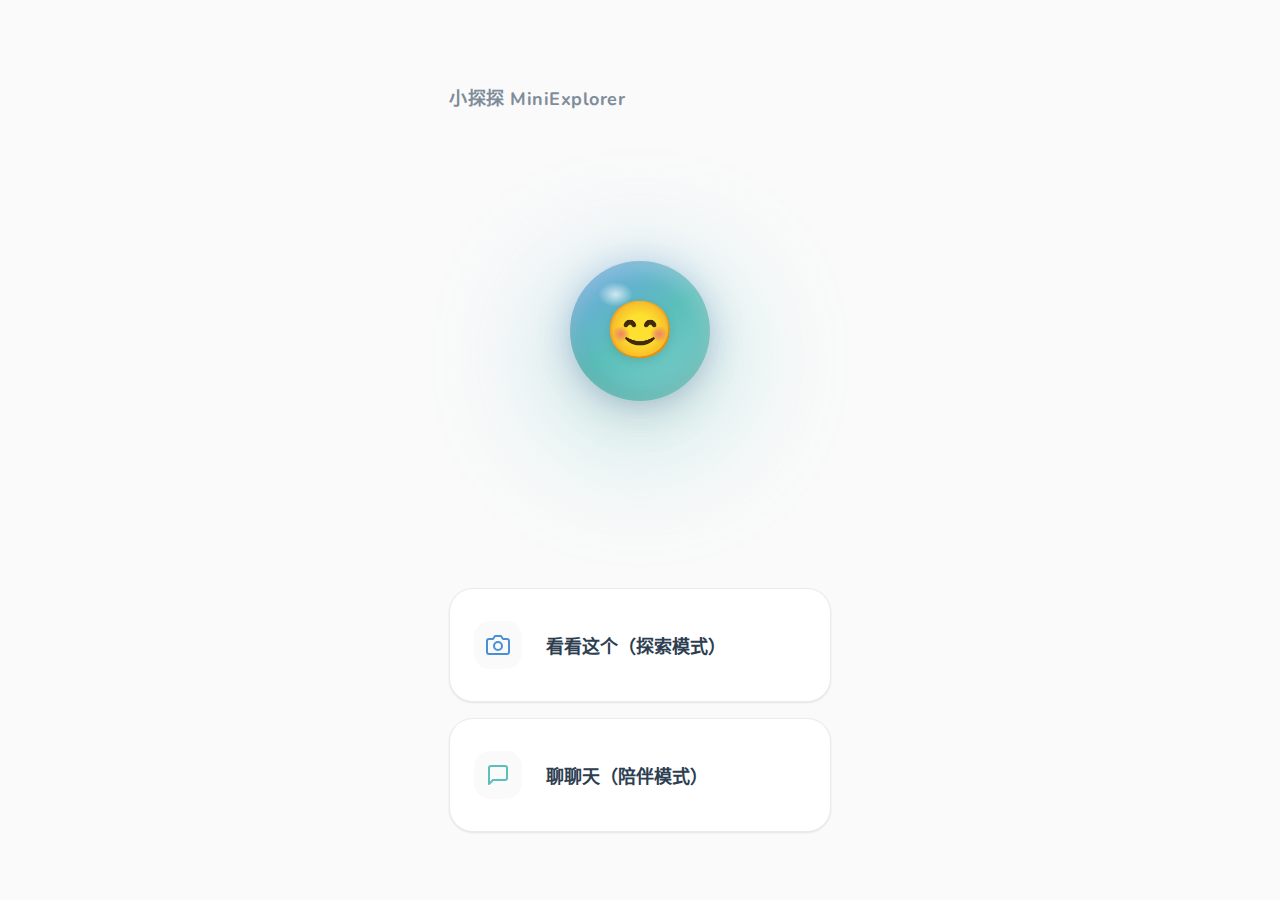
<file: h5/index.html>
<!DOCTYPE html>
<html lang="zh-CN">
<head>
    <meta charset="UTF-8">
    <meta name="viewport" content="width=device-width, initial-scale=1.0, maximum-scale=1.0, user-scalable=no, viewport-fit=cover">
    <title>小探探 MiniExplorer</title>
    <link rel="stylesheet" href="css/style.css">
    <style>
        /* Screen management */
        .screen {
            display: none;
            height: 100%;
            flex-direction: column;
        }
        .screen.active {
            display: flex;
        }
    </style>
</head>
<body>
    <div class="app-container">
        <!-- HOME SCREEN -->
        <div id="screen-home" class="screen active home-screen">
            <div class="safe-area-top"></div>
            
            <header class="home-header">
                <h1 class="app-title">小探探 MiniExplorer</h1>
            </header>

            <div class="home-avatar">
                <div class="avatar-glow"></div>
                <div class="avatar-sphere">
                    <div class="avatar-face">😊</div>
                </div>
                <div class="avatar-greeting">你好呀！我是小探探</div>
            </div>

            <div class="home-actions">
                <div class="action-card" onclick="app.router.go('explore')">
                    <div class="action-icon">
                        <svg viewBox="0 0 24 24" fill="none" stroke="currentColor" stroke-width="2" stroke-linecap="round" stroke-linejoin="round">
                            <path d="M23 19a2 2 0 0 1-2 2H3a2 2 0 0 1-2-2V8a2 2 0 0 1 2-2h4l2-3h6l2 3h4a2 2 0 0 1 2 2z"/>
                            <circle cx="12" cy="13" r="4"/>
                        </svg>
                    </div>
                    <span class="action-label">看看这个（探索模式）</span>
                </div>

                <div class="action-card" onclick="app.router.go('companion')">
                    <div class="action-icon">
                        <svg viewBox="0 0 24 24" fill="none" stroke="currentColor" stroke-width="2" stroke-linecap="round" stroke-linejoin="round">
                            <path d="M21 15a2 2 0 0 1-2 2H7l-4 4V5a2 2 0 0 1 2-2h14a2 2 0 0 1 2 2z"/>
                        </svg>
                    </div>
                    <span class="action-label">聊聊天（陪伴模式）</span>
                </div>
            </div>
            
            <div class="safe-area-bottom"></div>
        </div>

        <!-- EXPLORE SCREEN (Modified from prototype/explore.html) -->
        <div id="screen-explore" class="screen function-screen">
            <!-- Navbar -->
            <div class="nav-bar">
                <button class="nav-back" onclick="app.router.go('home')">
                    <svg viewBox="0 0 24 24" fill="none" stroke="currentColor" stroke-width="2.5" stroke-linecap="round" stroke-linejoin="round">
                        <path d="M15 18l-6-6 6-6"/>
                    </svg>
                </button>
            </div>

            <!-- Main Area -->
            <div class="main-area">
                <div class="camera-fullscreen">
                    <video id="camera-preview" autoplay playsinline muted></video>
                    <!-- Viewfinder overlay -->
                    <div class="camera-viewfinder">
                        <div class="camera-corner tl"></div>
                        <div class="camera-corner tr"></div>
                        <div class="camera-corner bl"></div>
                        <div class="camera-corner br"></div>
                    </div>
                </div>

                <!-- AI Indicator -->
                <div class="ai-indicator">
                    <div class="ai-indicator-dot" id="explore-ai-dot">
                        <span class="avatar-face" id="explore-ai-face">😊</span>
                    </div>
                    <div class="ai-indicator-text" id="explore-status">对准想看的东西</div>
                </div>
            </div>

            <!-- Controls (button removed; only show subtle waves) -->
            <div class="control-bar" style="background: transparent; box-shadow: none;">
                <div class="sound-waves" id="explore-waves">
                    <div class="sound-wave"></div>
                    <div class="sound-wave"></div>
                    <div class="sound-wave"></div>
                </div>
            </div>

            <!-- Permission Overlay -->
            <div class="permission-overlay" style="position:fixed;inset:0;display:flex;align-items:center;justify-content:center;background:rgba(0,0,0,0.25);backdrop-filter:blur(12px);z-index:999;">
              <div style="background:rgba(255,255,255,0.92);border-radius:24px;padding:24px 18px;max-width:320px;width:86%;text-align:center;box-shadow:0 16px 48px rgba(0,0,0,0.12);">
                <div style="font-weight:700;font-size:16px;margin-bottom:8px;">开始对话</div>
                <div style="font-size:13px;color:#556;line-height:1.4;margin-bottom:16px;">需要麦克风权限；相机可选（未授权也能聊天）。</div>
                <button class="main-btn idle" style="width:100%;">开始</button>
              </div>
            </div>

            <!-- Flash overlay -->
            <div class="flash-overlay" id="flash"></div>
        </div>

        <!-- COMPANION SCREEN (Modified from prototype/companion.html) -->
        <div id="screen-companion" class="screen function-screen">
            <div class="companion-bg"></div>
            
            <div class="nav-bar">
                <button class="nav-back" onclick="app.router.go('home')">
                    <svg viewBox="0 0 24 24" fill="none" stroke="currentColor" stroke-width="2.5" stroke-linecap="round" stroke-linejoin="round">
                        <path d="M15 18l-6-6 6-6"/>
                    </svg>
                </button>
            </div>

            <!-- Front Camera PiP -->
            <div class="camera-pip">
                <!-- Placeholder if no camera -->
                <span class="camera-pip-placeholder">📷</span>
                <video id="companion-preview" autoplay playsinline muted style="width:100%;height:100%;object-fit:cover;position:absolute;inset:0;"></video>
            </div>

            <div class="main-area">
                <div class="companion-avatar">
                    <div class="companion-sphere" id="companion-sphere">
                        <div class="avatar-face" id="companion-face">😊</div>
                    </div>
                    <div class="companion-status" id="companion-status">想聊什么？</div>
                </div>
            </div>

            <div class="control-bar" style="background: transparent; box-shadow: none;">
                <div class="sound-waves" id="companion-waves">
                    <div class="sound-wave"></div>
                    <div class="sound-wave"></div>
                    <div class="sound-wave"></div>
                </div>
            </div>

            <!-- Permission Overlay -->
            <div class="permission-overlay" style="position:fixed;inset:0;display:flex;align-items:center;justify-content:center;background:rgba(0,0,0,0.12);backdrop-filter:blur(12px);z-index:999;">
              <div style="background:rgba(255,255,255,0.92);border-radius:24px;padding:24px 18px;max-width:320px;width:86%;text-align:center;box-shadow:0 16px 48px rgba(0,0,0,0.10);">
                <div style="font-weight:700;font-size:16px;margin-bottom:8px;">开始对话</div>
                <div style="font-size:13px;color:#556;line-height:1.4;margin-bottom:16px;">需要麦克风权限；相机可选。</div>
                <button class="main-btn idle" style="width:100%;">开始</button>
              </div>
            </div>
        </div>
    </div>

    <!-- Hidden canvas for capture -->
    <canvas id="photo-canvas" style="display: none;"></canvas>

    <script type="module" src="js/main.js?v=handsfree-1"></script>
</body>
</html>
</file>
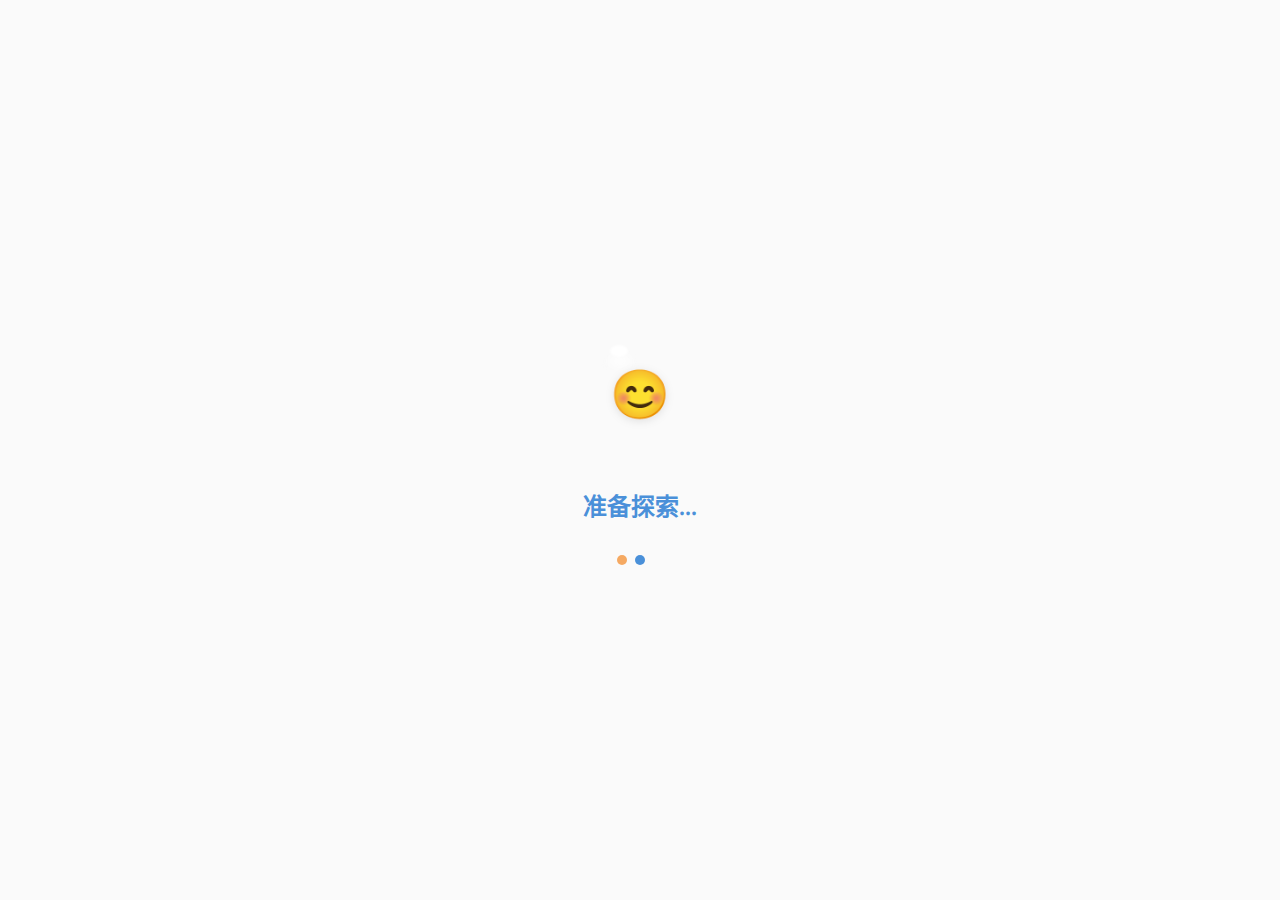
<file: prototype/index.html>
<!DOCTYPE html>
<html lang="zh-CN">
<head>
  <meta charset="UTF-8">
  <meta name="viewport" content="width=device-width, initial-scale=1.0, maximum-scale=1.0, user-scalable=no, viewport-fit=cover">
  <meta name="apple-mobile-web-app-capable" content="yes">
  <meta name="apple-mobile-web-app-status-bar-style" content="black-translucent">
  <title>MiniExplorer - 儿童AI探索伙伴</title>
  <link rel="stylesheet" href="styles.css">
  <style>
    /* 入口页自动跳转 */
    .loading-screen {
      position: fixed;
      top: 0;
      left: 0;
      right: 0;
      bottom: 0;
      background: var(--color-bg);
      display: flex;
      flex-direction: column;
      align-items: center;
      justify-content: center;
      gap: 32px;
    }

    .loading-avatar {
      width: 120px;
      height: 120px;
      border-radius: 50%;
      background: var(--ai-gradient-happy);
      display: flex;
      align-items: center;
      justify-content: center;
      font-size: 48px;
      box-shadow:
        var(--shadow-glow-blue),
        inset 0 -10px 30px rgba(0, 0, 0, 0.1),
        inset 0 10px 30px rgba(255, 255, 255, 0.4);
      animation: breathing 2s ease-in-out infinite, entrance 0.6s ease-out;
      position: relative;
    }

    .loading-avatar::before {
      content: '';
      position: absolute;
      top: 12%;
      left: 18%;
      width: 30%;
      height: 20%;
      background: radial-gradient(ellipse, rgba(255, 255, 255, 0.8) 0%, transparent 70%);
      border-radius: 50%;
      filter: blur(2px);
    }

    .loading-avatar::after {
      content: '';
      position: absolute;
      top: 8%;
      left: 25%;
      width: 15%;
      height: 10%;
      background: rgba(255, 255, 255, 0.9);
      border-radius: 50%;
      filter: blur(1px);
    }

    .loading-text {
      font-size: 24px;
      font-weight: 700;
      color: var(--color-primary);
      animation: fade-pulse 1.5s ease-in-out infinite;
    }

    .loading-dots {
      display: flex;
      gap: 8px;
    }

    .loading-dot {
      width: 10px;
      height: 10px;
      border-radius: 50%;
      background: var(--color-accent);
      animation: dot-bounce 1.4s ease-in-out infinite;
    }

    .loading-dot:nth-child(2) {
      animation-delay: 0.2s;
      background: var(--color-primary);
    }

    .loading-dot:nth-child(3) {
      animation-delay: 0.4s;
      background: var(--color-success);
    }

    @keyframes entrance {
      0% {
        transform: scale(0) rotate(-180deg);
        opacity: 0;
      }
      100% {
        transform: scale(1) rotate(0);
        opacity: 1;
      }
    }

    @keyframes fade-pulse {
      0%, 100% {
        opacity: 1;
      }
      50% {
        opacity: 0.6;
      }
    }

    @keyframes dot-bounce {
      0%, 80%, 100% {
        transform: translateY(0);
      }
      40% {
        transform: translateY(-12px);
      }
    }
  </style>
</head>
<body>
  <div class="loading-screen">
    <div class="loading-avatar">
      <span style="position: relative; z-index: 1; filter: drop-shadow(0 2px 4px rgba(0, 0, 0, 0.1));">😊</span>
    </div>
    <div class="loading-text">准备探索...</div>
    <div class="loading-dots">
      <div class="loading-dot"></div>
      <div class="loading-dot"></div>
      <div class="loading-dot"></div>
    </div>
  </div>

  <script>
    // 短暂展示后自动跳转到探索模式
    setTimeout(() => {
      window.location.href = 'explore.html';
    }, 1500);
  </script>
</body>
</html>
</file>
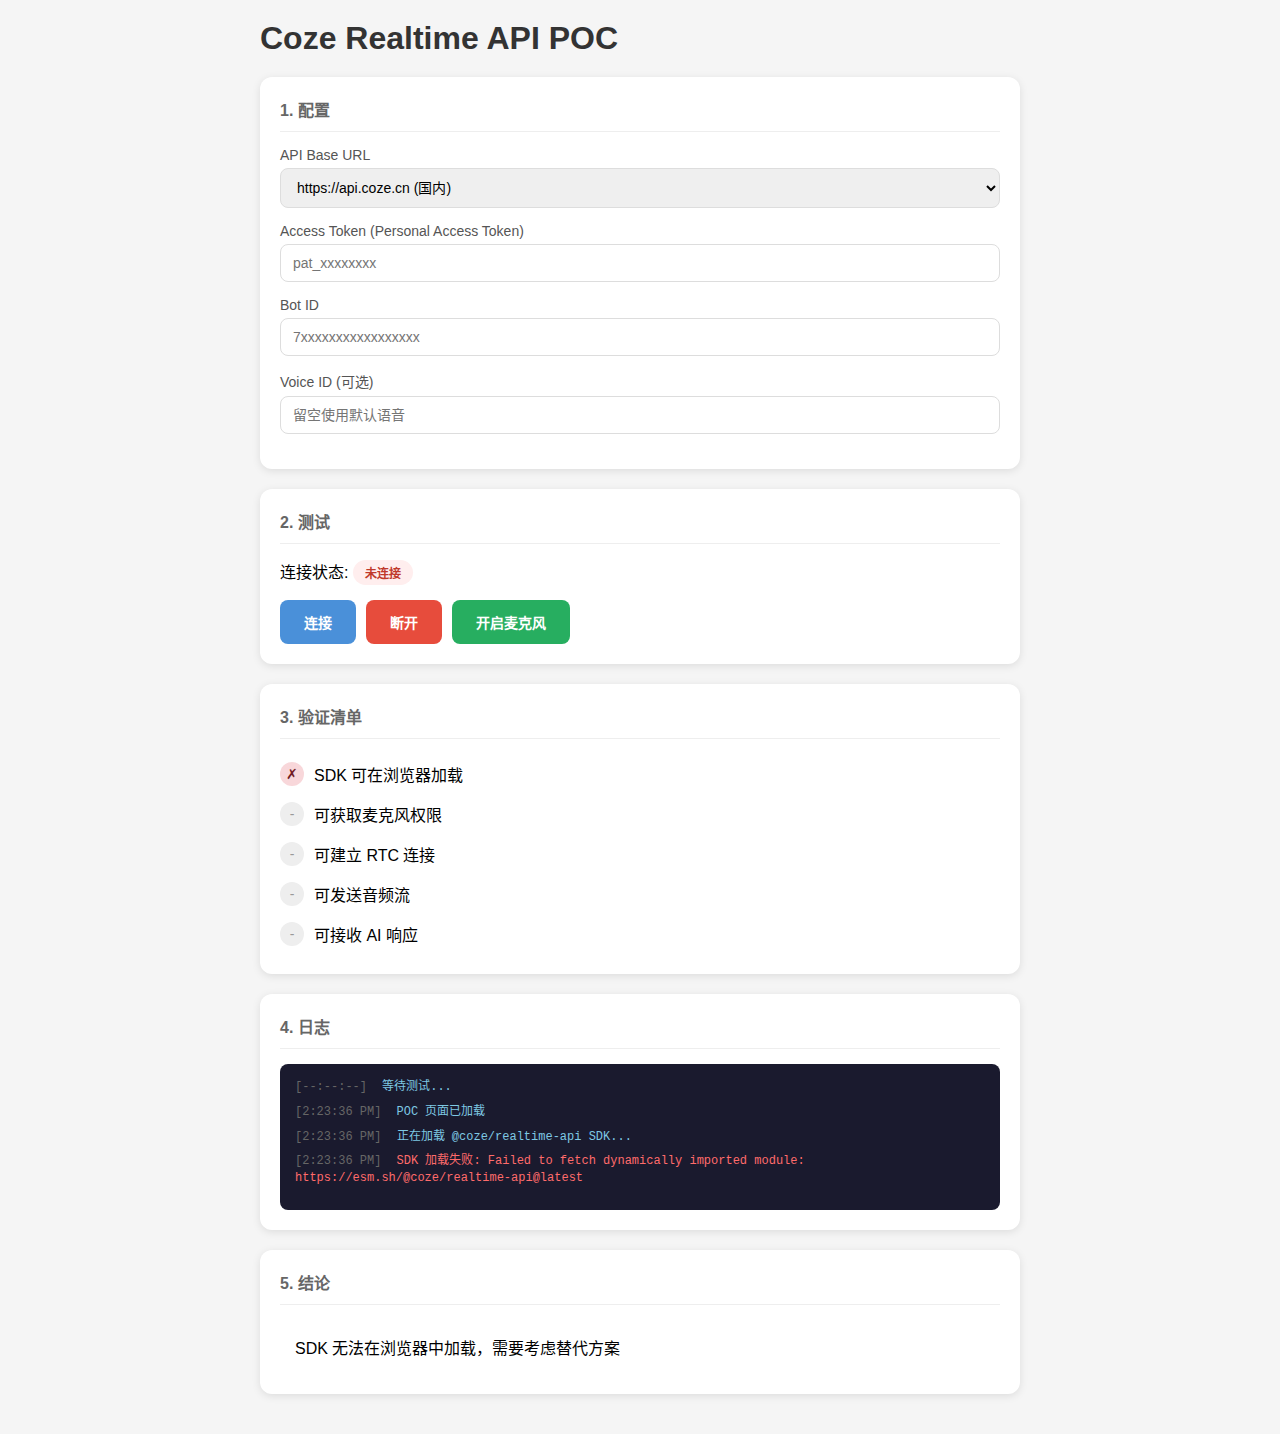
<file: poc/coze-realtime-poc.html>
<!DOCTYPE html>
<html lang="zh-CN">
<head>
  <meta charset="UTF-8">
  <meta name="viewport" content="width=device-width, initial-scale=1.0">
  <title>Coze Realtime API POC</title>
  <style>
    * { box-sizing: border-box; margin: 0; padding: 0; }
    body {
      font-family: -apple-system, BlinkMacSystemFont, 'Segoe UI', Roboto, sans-serif;
      background: #f5f5f5;
      padding: 20px;
      max-width: 800px;
      margin: 0 auto;
    }
    h1 { color: #333; margin-bottom: 20px; }
    .section {
      background: white;
      border-radius: 12px;
      padding: 20px;
      margin-bottom: 20px;
      box-shadow: 0 2px 8px rgba(0,0,0,0.1);
    }
    .section h2 {
      font-size: 16px;
      color: #666;
      margin-bottom: 15px;
      padding-bottom: 10px;
      border-bottom: 1px solid #eee;
    }
    .form-group {
      margin-bottom: 15px;
    }
    label {
      display: block;
      font-size: 14px;
      color: #555;
      margin-bottom: 5px;
    }
    input, select {
      width: 100%;
      padding: 10px 12px;
      border: 1px solid #ddd;
      border-radius: 8px;
      font-size: 14px;
    }
    input:focus, select:focus {
      outline: none;
      border-color: #4A90D9;
    }
    .btn {
      padding: 12px 24px;
      border: none;
      border-radius: 8px;
      font-size: 14px;
      font-weight: 600;
      cursor: pointer;
      transition: all 0.2s;
    }
    .btn-primary {
      background: #4A90D9;
      color: white;
    }
    .btn-primary:hover { background: #3A7BC8; }
    .btn-primary:disabled { background: #ccc; cursor: not-allowed; }
    .btn-danger {
      background: #e74c3c;
      color: white;
    }
    .btn-danger:hover { background: #c0392b; }
    .btn-success {
      background: #27ae60;
      color: white;
    }
    .btn-group {
      display: flex;
      gap: 10px;
      flex-wrap: wrap;
    }
    .status {
      display: inline-block;
      padding: 4px 12px;
      border-radius: 20px;
      font-size: 12px;
      font-weight: 600;
    }
    .status.disconnected { background: #fee; color: #c0392b; }
    .status.connecting { background: #fff3cd; color: #856404; }
    .status.connected { background: #d4edda; color: #155724; }
    .log-container {
      background: #1a1a2e;
      border-radius: 8px;
      padding: 15px;
      max-height: 400px;
      overflow-y: auto;
      font-family: 'Monaco', 'Menlo', monospace;
      font-size: 12px;
    }
    .log-entry {
      margin-bottom: 8px;
      line-height: 1.4;
    }
    .log-entry.info { color: #7ec8e3; }
    .log-entry.success { color: #98e4c9; }
    .log-entry.error { color: #ff6b6b; }
    .log-entry.event { color: #f5a962; }
    .log-entry .time { color: #666; margin-right: 8px; }
    .result-box {
      padding: 15px;
      border-radius: 8px;
      margin-top: 15px;
    }
    .result-box.success { background: #d4edda; color: #155724; }
    .result-box.error { background: #f8d7da; color: #721c24; }
    .result-box.warning { background: #fff3cd; color: #856404; }
    .checklist {
      list-style: none;
    }
    .checklist li {
      padding: 8px 0;
      display: flex;
      align-items: center;
      gap: 10px;
    }
    .checklist .icon {
      width: 24px;
      height: 24px;
      border-radius: 50%;
      display: flex;
      align-items: center;
      justify-content: center;
      font-size: 14px;
    }
    .checklist .icon.pending { background: #eee; color: #999; }
    .checklist .icon.pass { background: #d4edda; color: #155724; }
    .checklist .icon.fail { background: #f8d7da; color: #721c24; }
  </style>
</head>
<body>
  <h1>Coze Realtime API POC</h1>

  <!-- 配置区 -->
  <div class="section">
    <h2>1. 配置</h2>
    <div class="form-group">
      <label>API Base URL</label>
      <select id="baseUrl">
        <option value="https://api.coze.cn">https://api.coze.cn (国内)</option>
        <option value="https://api.coze.com">https://api.coze.com (国际)</option>
      </select>
    </div>
    <div class="form-group">
      <label>Access Token (Personal Access Token)</label>
      <input type="password" id="accessToken" placeholder="pat_xxxxxxxx">
    </div>
    <div class="form-group">
      <label>Bot ID</label>
      <input type="text" id="botId" placeholder="7xxxxxxxxxxxxxxxxx">
    </div>
    <div class="form-group">
      <label>Voice ID (可选)</label>
      <input type="text" id="voiceId" placeholder="留空使用默认语音">
    </div>
  </div>

  <!-- 测试区 -->
  <div class="section">
    <h2>2. 测试</h2>
    <p style="margin-bottom: 15px;">
      连接状态: <span id="status" class="status disconnected">未连接</span>
    </p>
    <div class="btn-group">
      <button class="btn btn-primary" id="btnConnect" onclick="testConnect()">连接</button>
      <button class="btn btn-danger" id="btnDisconnect" onclick="testDisconnect()" disabled>断开</button>
      <button class="btn btn-success" id="btnMic" onclick="toggleMic()" disabled>开启麦克风</button>
    </div>
  </div>

  <!-- 验证清单 -->
  <div class="section">
    <h2>3. 验证清单</h2>
    <ul class="checklist">
      <li>
        <span class="icon pending" id="check1">-</span>
        <span>SDK 可在浏览器加载</span>
      </li>
      <li>
        <span class="icon pending" id="check2">-</span>
        <span>可获取麦克风权限</span>
      </li>
      <li>
        <span class="icon pending" id="check3">-</span>
        <span>可建立 RTC 连接</span>
      </li>
      <li>
        <span class="icon pending" id="check4">-</span>
        <span>可发送音频流</span>
      </li>
      <li>
        <span class="icon pending" id="check5">-</span>
        <span>可接收 AI 响应</span>
      </li>
    </ul>
  </div>

  <!-- 日志 -->
  <div class="section">
    <h2>4. 日志</h2>
    <div class="log-container" id="logContainer">
      <div class="log-entry info"><span class="time">[--:--:--]</span> 等待测试...</div>
    </div>
  </div>

  <!-- 结论 -->
  <div class="section">
    <h2>5. 结论</h2>
    <div id="conclusion">
      <p style="color: #666;">完成测试后将显示结论</p>
    </div>
  </div>

  <script type="module">
    // 动态导入 Coze Realtime SDK
    let RealtimeClient, EventNames, RealtimeUtils;
    let client = null;
    let micEnabled = false;

    // 日志函数
    function log(message, type = 'info') {
      const container = document.getElementById('logContainer');
      const time = new Date().toLocaleTimeString();
      const entry = document.createElement('div');
      entry.className = `log-entry ${type}`;
      entry.innerHTML = `<span class="time">[${time}]</span> ${message}`;
      container.appendChild(entry);
      container.scrollTop = container.scrollHeight;
    }

    // 更新检查项
    function updateCheck(id, status) {
      const el = document.getElementById(id);
      el.className = `icon ${status}`;
      el.textContent = status === 'pass' ? '✓' : status === 'fail' ? '✗' : '-';
    }

    // 更新状态
    function updateStatus(status) {
      const el = document.getElementById('status');
      el.className = `status ${status}`;
      el.textContent = status === 'connected' ? '已连接' :
                       status === 'connecting' ? '连接中...' : '未连接';
    }

    // 初始化 SDK
    async function initSDK() {
      log('正在加载 @coze/realtime-api SDK...');
      try {
        const module = await import('https://esm.sh/@coze/realtime-api@latest');
        RealtimeClient = module.RealtimeClient;
        EventNames = module.EventNames;
        RealtimeUtils = module.RealtimeUtils;
        log('SDK 加载成功!', 'success');
        updateCheck('check1', 'pass');
        return true;
      } catch (e) {
        log(`SDK 加载失败: ${e.message}`, 'error');
        updateCheck('check1', 'fail');
        showConclusion('fail', 'SDK 无法在浏览器中加载，需要考虑替代方案');
        return false;
      }
    }

    // 测试连接
    window.testConnect = async function() {
      const baseURL = document.getElementById('baseUrl').value;
      const accessToken = document.getElementById('accessToken').value.trim();
      const botId = document.getElementById('botId').value.trim();
      const voiceId = document.getElementById('voiceId').value.trim();

      if (!accessToken || !botId) {
        log('请填写 Access Token 和 Bot ID', 'error');
        return;
      }

      // 检查 SDK
      if (!RealtimeClient) {
        const loaded = await initSDK();
        if (!loaded) return;
      }

      // 检查麦克风权限
      log('检查麦克风权限...');
      try {
        const permission = await RealtimeUtils.checkDevicePermission();
        if (permission.audio) {
          log('麦克风权限已获取', 'success');
          updateCheck('check2', 'pass');
        } else {
          log('麦克风权限被拒绝', 'error');
          updateCheck('check2', 'fail');
          return;
        }
      } catch (e) {
        log(`权限检查失败: ${e.message}`, 'error');
        updateCheck('check2', 'fail');
        return;
      }

      // 创建客户端
      log('创建 RealtimeClient...');
      updateStatus('connecting');

      try {
        client = new RealtimeClient({
          baseURL,
          accessToken,
          botId,
          voiceId: voiceId || undefined,
          debug: true,
          allowPersonalAccessTokenInBrowser: true,
          audioMutedDefault: true,
        });

        // 监听事件
        client.on(EventNames.CONNECTED, (e) => {
          log('连接成功!', 'success');
          updateCheck('check3', 'pass');
          updateStatus('connected');
          document.getElementById('btnConnect').disabled = true;
          document.getElementById('btnDisconnect').disabled = false;
          document.getElementById('btnMic').disabled = false;
        });

        client.on(EventNames.ERROR, (e) => {
          log(`错误: ${JSON.stringify(e)}`, 'error');
        });

        client.on(EventNames.ALL_SERVER, (e) => {
          log(`服务器事件: ${e.event_type || e.type || 'unknown'}`, 'event');

          // 检查是否收到 AI 响应
          if (e.event_type === 'conversation.message.delta' ||
              e.type === 'response.audio.delta') {
            updateCheck('check5', 'pass');
          }
        });

        client.on(EventNames.AUDIO_UNMUTED, () => {
          log('麦克风已开启', 'success');
          updateCheck('check4', 'pass');
        });

        // 连接
        log('正在连接...');
        await client.connect();

      } catch (e) {
        log(`连接失败: ${e.message}`, 'error');
        updateCheck('check3', 'fail');
        updateStatus('disconnected');
        showConclusion('fail', `连接失败: ${e.message}`);
      }
    };

    // 断开连接
    window.testDisconnect = async function() {
      if (client) {
        log('断开连接...');
        await client.disconnect();
        client = null;
        updateStatus('disconnected');
        document.getElementById('btnConnect').disabled = false;
        document.getElementById('btnDisconnect').disabled = true;
        document.getElementById('btnMic').disabled = true;
        log('已断开', 'info');

        // 检查结果
        const checks = ['check1', 'check2', 'check3', 'check4', 'check5'];
        const passed = checks.filter(id =>
          document.getElementById(id).classList.contains('pass')
        ).length;

        if (passed >= 4) {
          showConclusion('success', `验证通过 (${passed}/5)，Coze Realtime API 可用于本项目`);
        } else if (passed >= 2) {
          showConclusion('warning', `部分验证通过 (${passed}/5)，需要进一步测试`);
        } else {
          showConclusion('fail', `验证失败 (${passed}/5)，建议使用替代方案`);
        }
      }
    };

    // 切换麦克风
    window.toggleMic = async function() {
      if (!client) return;
      micEnabled = !micEnabled;
      await client.setAudioEnable(micEnabled);
      document.getElementById('btnMic').textContent = micEnabled ? '关闭麦克风' : '开启麦克风';
      log(micEnabled ? '麦克风已开启，请说话...' : '麦克风已关闭', 'info');
    };

    // 显示结论
    function showConclusion(type, message) {
      const el = document.getElementById('conclusion');
      el.innerHTML = `<div class="result-box ${type}">${message}</div>`;
    }

    // 页面加载时初始化
    window.addEventListener('load', async () => {
      log('POC 页面已加载');
      await initSDK();
    });
  </script>
</body>
</html>
</file>
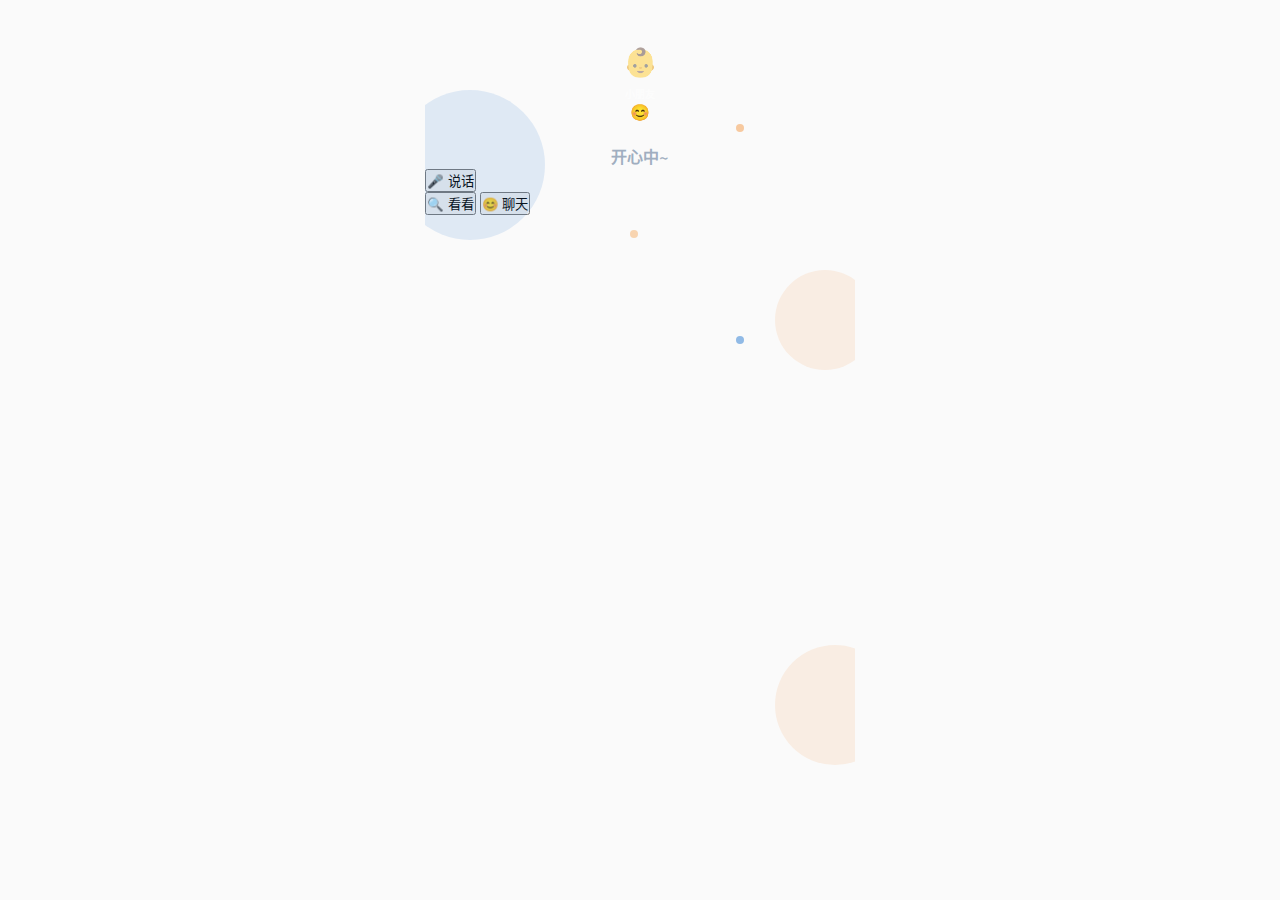
<file: prototype/companion.html>
<!DOCTYPE html>
<html lang="zh-CN">
<head>
  <meta charset="UTF-8">
  <meta name="viewport" content="width=device-width, initial-scale=1.0, maximum-scale=1.0, user-scalable=no, viewport-fit=cover">
  <meta name="apple-mobile-web-app-capable" content="yes">
  <meta name="apple-mobile-web-app-status-bar-style" content="black-translucent">
  <title>MiniExplorer - 陪伴模式</title>
  <link rel="stylesheet" href="styles.css">
  <style>
    /* 陪伴模式特定样式 */

    /* 温暖背景增强 */
    .companion-background {
      background:
        radial-gradient(ellipse at 20% 10%, rgba(248, 180, 217, 0.4) 0%, transparent 40%),
        radial-gradient(ellipse at 80% 20%, rgba(126, 200, 227, 0.35) 0%, transparent 45%),
        radial-gradient(ellipse at 30% 70%, rgba(152, 228, 201, 0.3) 0%, transparent 50%),
        radial-gradient(ellipse at 70% 90%, rgba(248, 180, 217, 0.25) 0%, transparent 40%),
        radial-gradient(ellipse at 50% 50%, rgba(255, 249, 240, 0.8) 0%, transparent 70%),
        linear-gradient(180deg, #FFF9F0 0%, #FFF5E6 50%, #FFEFD5 100%);
    }

    /* 浮动装饰元素 */
    .floating-decorations {
      position: absolute;
      top: 0;
      left: 0;
      right: 0;
      bottom: 0;
      pointer-events: none;
      overflow: hidden;
    }

    .floating-shape {
      position: absolute;
      border-radius: 50%;
      opacity: 0.15;
      animation: float-around 20s ease-in-out infinite;
    }

    .floating-shape:nth-child(1) {
      width: 150px;
      height: 150px;
      background: var(--color-primary);
      top: 10%;
      left: -30px;
      animation-delay: 0s;
    }

    .floating-shape:nth-child(2) {
      width: 100px;
      height: 100px;
      background: var(--color-accent);
      top: 30%;
      right: -20px;
      animation-delay: 3s;
    }

    .floating-shape:nth-child(3) {
      width: 80px;
      height: 80px;
      background: var(--color-success);
      bottom: 25%;
      left: 10%;
      animation-delay: 6s;
    }

    .floating-shape:nth-child(4) {
      width: 120px;
      height: 120px;
      background: var(--color-accent);
      bottom: 15%;
      right: -40px;
      animation-delay: 9s;
    }

    @keyframes float-around {
      0%, 100% {
        transform: translate(0, 0) scale(1);
      }
      25% {
        transform: translate(20px, -20px) scale(1.05);
      }
      50% {
        transform: translate(-10px, 10px) scale(0.95);
      }
      75% {
        transform: translate(15px, 15px) scale(1.02);
      }
    }

    /* AI 大形象容器 */
    .ai-avatar-centered {
      display: flex;
      flex-direction: column;
      align-items: center;
      gap: 20px;
    }

    /* AI 情绪指示文字 */
    .ai-mood-text {
      font-size: 16px;
      font-weight: 700;
      color: var(--color-text-light);
      opacity: 0;
      transform: translateY(10px);
      transition: all 0.3s ease;
    }

    .ai-mood-text.visible {
      opacity: 1;
      transform: translateY(0);
    }

    /* 环绕粒子效果 */
    .particle-ring {
      position: absolute;
      width: 220px;
      height: 220px;
      border-radius: 50%;
      pointer-events: none;
    }

    .particle {
      position: absolute;
      width: 8px;
      height: 8px;
      border-radius: 50%;
      opacity: 0.6;
    }

    .particle:nth-child(1) {
      background: var(--color-accent);
      top: 0;
      left: 50%;
      transform: translateX(-50%);
      animation: orbit 8s linear infinite;
    }

    .particle:nth-child(2) {
      background: var(--color-success);
      top: 50%;
      right: 0;
      transform: translateY(-50%);
      animation: orbit 8s linear infinite;
      animation-delay: -2s;
    }

    .particle:nth-child(3) {
      background: var(--color-primary);
      bottom: 0;
      left: 50%;
      transform: translateX(-50%);
      animation: orbit 8s linear infinite;
      animation-delay: -4s;
    }

    .particle:nth-child(4) {
      background: var(--color-accent-light);
      top: 50%;
      left: 0;
      transform: translateY(-50%);
      animation: orbit 8s linear infinite;
      animation-delay: -6s;
    }

    @keyframes orbit {
      from {
        transform: rotate(0deg) translateX(110px) rotate(0deg);
      }
      to {
        transform: rotate(360deg) translateX(110px) rotate(-360deg);
      }
    }

    /* 爱心飘浮效果（喜欢状态） */
    .love-hearts {
      position: absolute;
      width: 100%;
      height: 100%;
      pointer-events: none;
      opacity: 0;
      transition: opacity 0.3s;
    }

    .love-hearts.active {
      opacity: 1;
    }

    .heart {
      position: absolute;
      font-size: 24px;
      opacity: 0;
    }

    .love-hearts.active .heart {
      animation: heart-float 2s ease-out forwards;
    }

    .heart:nth-child(1) { left: 30%; animation-delay: 0s; }
    .heart:nth-child(2) { left: 50%; animation-delay: 0.3s; }
    .heart:nth-child(3) { left: 70%; animation-delay: 0.6s; }
    .heart:nth-child(4) { left: 40%; animation-delay: 0.9s; }
    .heart:nth-child(5) { left: 60%; animation-delay: 1.2s; }

    @keyframes heart-float {
      0% {
        bottom: 50%;
        opacity: 0;
        transform: scale(0.5);
      }
      20% {
        opacity: 1;
        transform: scale(1);
      }
      100% {
        bottom: 90%;
        opacity: 0;
        transform: scale(0.8) translateX(20px);
      }
    }

    /* 前置相机预览增强 */
    .camera-preview-small {
      transition: transform 0.3s ease, box-shadow 0.3s ease;
    }

    .camera-preview-small:active {
      transform: scale(0.95);
    }

    .camera-preview-small .camera-inner {
      width: 100%;
      height: 100%;
      display: flex;
      flex-direction: column;
      align-items: center;
      justify-content: center;
      gap: 4px;
      color: rgba(255, 255, 255, 0.6);
    }

    .camera-preview-small .camera-icon {
      font-size: 28px;
      opacity: 0.8;
    }

    .camera-preview-small .camera-label {
      font-size: 10px;
      font-weight: 600;
    }

    /* 声波动画（陪伴模式用更大的） */
    .companion-sound-waves {
      position: absolute;
      width: 100%;
      height: 100%;
      pointer-events: none;
      opacity: 0;
      transition: opacity 0.3s;
    }

    .companion-sound-waves.active {
      opacity: 1;
    }

    .companion-wave {
      position: absolute;
      top: 50%;
      left: 50%;
      transform: translate(-50%, -50%);
      border: 3px solid var(--color-success);
      border-radius: 50%;
      opacity: 0;
    }

    .companion-sound-waves.active .companion-wave {
      animation: companion-wave-expand 2.5s ease-out infinite;
    }

    .companion-wave:nth-child(1) { width: 200px; height: 200px; }
    .companion-wave:nth-child(2) { width: 200px; height: 200px; animation-delay: 0.5s; }
    .companion-wave:nth-child(3) { width: 200px; height: 200px; animation-delay: 1s; }

    @keyframes companion-wave-expand {
      0% {
        width: 200px;
        height: 200px;
        opacity: 0.5;
      }
      100% {
        width: 350px;
        height: 350px;
        opacity: 0;
      }
    }

    /* 欢迎消息气泡 */
    .welcome-bubble {
      position: absolute;
      top: 100px;
      left: 50%;
      transform: translateX(-50%);
      padding: 16px 24px;
      background: var(--color-white);
      border-radius: 24px;
      box-shadow: var(--shadow-medium);
      font-size: 16px;
      font-weight: 600;
      color: var(--color-text);
      z-index: 15;
      opacity: 0;
      animation: bubble-appear 0.5s ease 0.5s forwards;
    }

    .welcome-bubble::after {
      content: '';
      position: absolute;
      bottom: -10px;
      left: 50%;
      transform: translateX(-50%);
      width: 0;
      height: 0;
      border-left: 12px solid transparent;
      border-right: 12px solid transparent;
      border-top: 12px solid var(--color-white);
    }

    @keyframes bubble-appear {
      0% {
        opacity: 0;
        transform: translateX(-50%) translateY(-15px) scale(0.9);
      }
      100% {
        opacity: 1;
        transform: translateX(-50%) translateY(0) scale(1);
      }
    }
  </style>
</head>
<body>
  <div class="app-container">
    <!-- 安全区域顶部 -->
    <div class="safe-area-top"></div>

    <!-- 主显示区域 -->
    <div class="camera-area">
      <!-- 温暖背景 -->
      <div class="companion-background">
        <!-- 浮动装饰 -->
        <div class="floating-decorations">
          <div class="floating-shape"></div>
          <div class="floating-shape"></div>
          <div class="floating-shape"></div>
          <div class="floating-shape"></div>
        </div>
      </div>

      <!-- 前置相机小预览 -->
      <div class="camera-preview-small">
        <div class="camera-inner">
          <span class="camera-icon">👶</span>
          <span class="camera-label">小朋友</span>
        </div>
      </div>

      <!-- 欢迎消息 -->
      <div class="welcome-bubble" id="welcomeBubble">
        👋 嗨，想聊点什么呀？
      </div>

      <!-- AI 大形象 -->
      <div class="ai-avatar ai-avatar-centered">
        <div class="ai-bubble happy" id="aiBubble">
          <span class="ai-face" id="aiFace">😊</span>

          <!-- 环绕粒子 -->
          <div class="particle-ring">
            <div class="particle"></div>
            <div class="particle"></div>
            <div class="particle"></div>
            <div class="particle"></div>
          </div>
        </div>

        <!-- 情绪文字 -->
        <div class="ai-mood-text" id="moodText">开心中~</div>

        <!-- 声波动画 -->
        <div class="companion-sound-waves" id="soundWaves">
          <div class="companion-wave"></div>
          <div class="companion-wave"></div>
          <div class="companion-wave"></div>
        </div>

        <!-- 爱心效果 -->
        <div class="love-hearts" id="loveHearts">
          <span class="heart">💕</span>
          <span class="heart">💗</span>
          <span class="heart">💕</span>
          <span class="heart">💖</span>
          <span class="heart">💕</span>
        </div>
      </div>
    </div>

    <!-- 底部控制区 -->
    <div class="control-area">
      <!-- 主按钮 -->
      <button class="main-button idle" id="mainButton" onclick="handleMainButtonClick()">
        <span class="main-button-icon" id="buttonIcon">🎤</span>
        <span id="buttonText">说话</span>
        <div class="ripple-container" id="rippleContainer"></div>
      </button>

      <!-- Tab 栏 -->
      <div class="tab-bar">
        <button class="tab-item inactive" onclick="switchTab('explore')">
          <span class="tab-icon">🔍</span>
          <span class="tab-label">看看</span>
        </button>
        <button class="tab-item active" onclick="switchTab('companion')">
          <span class="tab-icon">😊</span>
          <span class="tab-label">聊天</span>
        </button>
      </div>
    </div>

    <!-- 安全区域底部 -->
    <div class="safe-area-bottom"></div>
  </div>

  <script>
    // 状态管理
    const State = {
      IDLE: 'idle',
      LISTENING: 'listening',
      SPEAKING: 'speaking',
      ENDING: 'ending'
    };

    const Mood = {
      HAPPY: { face: '😊', text: '开心中~', bubbleClass: 'happy' },
      SURPRISED: { face: '😮', text: '哇！', bubbleClass: 'surprised' },
      LOVE: { face: '🥰', text: '好喜欢你~', bubbleClass: 'love' },
      SLEEP: { face: '😴', text: '休息一下', bubbleClass: 'sleep' }
    };

    let currentState = State.IDLE;
    let currentMood = Mood.HAPPY;
    let conversationActive = false;
    let longPressTimer = null;

    // 元素引用
    const mainButton = document.getElementById('mainButton');
    const buttonIcon = document.getElementById('buttonIcon');
    const buttonText = document.getElementById('buttonText');
    const aiBubble = document.getElementById('aiBubble');
    const aiFace = document.getElementById('aiFace');
    const soundWaves = document.getElementById('soundWaves');
    const loveHearts = document.getElementById('loveHearts');
    const moodText = document.getElementById('moodText');
    const welcomeBubble = document.getElementById('welcomeBubble');
    const rippleContainer = document.getElementById('rippleContainer');

    // 状态配置
    const stateConfig = {
      [State.IDLE]: {
        icon: '🎤',
        text: '说话',
        buttonClass: 'idle'
      },
      [State.LISTENING]: {
        icon: '🎵',
        text: '听着呢',
        buttonClass: 'listening'
      },
      [State.SPEAKING]: {
        icon: '😊',
        text: '等等我',
        buttonClass: 'speaking'
      },
      [State.ENDING]: {
        icon: '👋',
        text: '拜拜',
        buttonClass: 'ending'
      }
    };

    // 更新按钮状态
    function updateButtonState(newState) {
      currentState = newState;
      const config = stateConfig[newState];

      mainButton.className = `main-button ${config.buttonClass}`;
      buttonIcon.textContent = config.icon;
      buttonText.textContent = config.text;

      // 声波动画
      soundWaves.classList.toggle('active', newState === State.LISTENING);

      // 触觉反馈模拟
      vibrate(newState);
    }

    // 更新AI情绪
    function updateMood(mood) {
      currentMood = mood;

      // 更新表情
      aiFace.textContent = mood.face;
      aiBubble.className = `ai-bubble ${mood.bubbleClass}`;

      // 更新文字
      moodText.textContent = mood.text;
      moodText.classList.add('visible');

      // 喜欢状态显示爱心
      if (mood === Mood.LOVE) {
        loveHearts.classList.add('active');
        setTimeout(() => loveHearts.classList.remove('active'), 2500);
      }

      // 说话状态添加动画
      if (currentState === State.SPEAKING) {
        aiBubble.classList.add('speaking');
      } else {
        aiBubble.classList.remove('speaking');
      }
    }

    // 触觉反馈
    function vibrate(state) {
      if ('vibrate' in navigator) {
        switch (state) {
          case State.LISTENING:
            navigator.vibrate(50);
            break;
          case State.SPEAKING:
            navigator.vibrate([20, 30, 20]);
            break;
          case State.ENDING:
            navigator.vibrate(30);
            break;
        }
      }
    }

    // 主按钮点击
    function handleMainButtonClick() {
      createRipple(event);

      if (!conversationActive) {
        startConversation();
      } else if (currentState === State.ENDING) {
        endConversation();
      } else {
        updateButtonState(State.ENDING);
        updateMood(Mood.SLEEP);
      }
    }

    // 开始对话
    function startConversation() {
      conversationActive = true;

      // 隐藏欢迎消息
      welcomeBubble.style.opacity = '0';

      // 切换到聆听状态
      updateButtonState(State.LISTENING);
      updateMood(Mood.SURPRISED);

      // 模拟对话流程
      setTimeout(() => {
        updateButtonState(State.SPEAKING);
        updateMood(Mood.LOVE);

        // AI说完话
        setTimeout(() => {
          updateButtonState(State.LISTENING);
          updateMood(Mood.HAPPY);
        }, 3000);
      }, 3000);
    }

    // 结束对话
    function endConversation() {
      conversationActive = false;
      updateButtonState(State.IDLE);
      updateMood(Mood.HAPPY);
      moodText.classList.remove('visible');

      // 重新显示欢迎消息
      setTimeout(() => {
        welcomeBubble.style.opacity = '1';
      }, 1000);
    }

    // 波纹效果
    function createRipple(e) {
      const rect = mainButton.getBoundingClientRect();
      const x = e.clientX - rect.left;
      const y = e.clientY - rect.top;

      const ripple = document.createElement('div');
      ripple.className = 'ripple';
      ripple.style.left = x + 'px';
      ripple.style.top = y + 'px';

      rippleContainer.appendChild(ripple);
      setTimeout(() => ripple.remove(), 600);
    }

    // 切换Tab
    function switchTab(tab) {
      if (tab === 'explore') {
        window.location.href = 'explore.html';
      }
    }

    // 长按检测
    mainButton.addEventListener('touchstart', () => {
      if (conversationActive && currentState !== State.ENDING) {
        longPressTimer = setTimeout(() => {
          updateButtonState(State.ENDING);
          updateMood(Mood.SLEEP);
        }, 800);
      }
    });

    mainButton.addEventListener('touchend', () => {
      clearTimeout(longPressTimer);
    });

    mainButton.addEventListener('touchcancel', () => {
      clearTimeout(longPressTimer);
    });

    // 点击AI形象切换表情（演示用）
    aiBubble.addEventListener('click', () => {
      const moods = [Mood.HAPPY, Mood.SURPRISED, Mood.LOVE];
      const currentIndex = moods.indexOf(currentMood);
      const nextMood = moods[(currentIndex + 1) % moods.length];
      updateMood(nextMood);

      if ('vibrate' in navigator) {
        navigator.vibrate(20);
      }
    });

    // 初始化
    document.addEventListener('DOMContentLoaded', () => {
      updateButtonState(State.IDLE);
      updateMood(Mood.HAPPY);
    });
  </script>
</body>
</html>
</file>
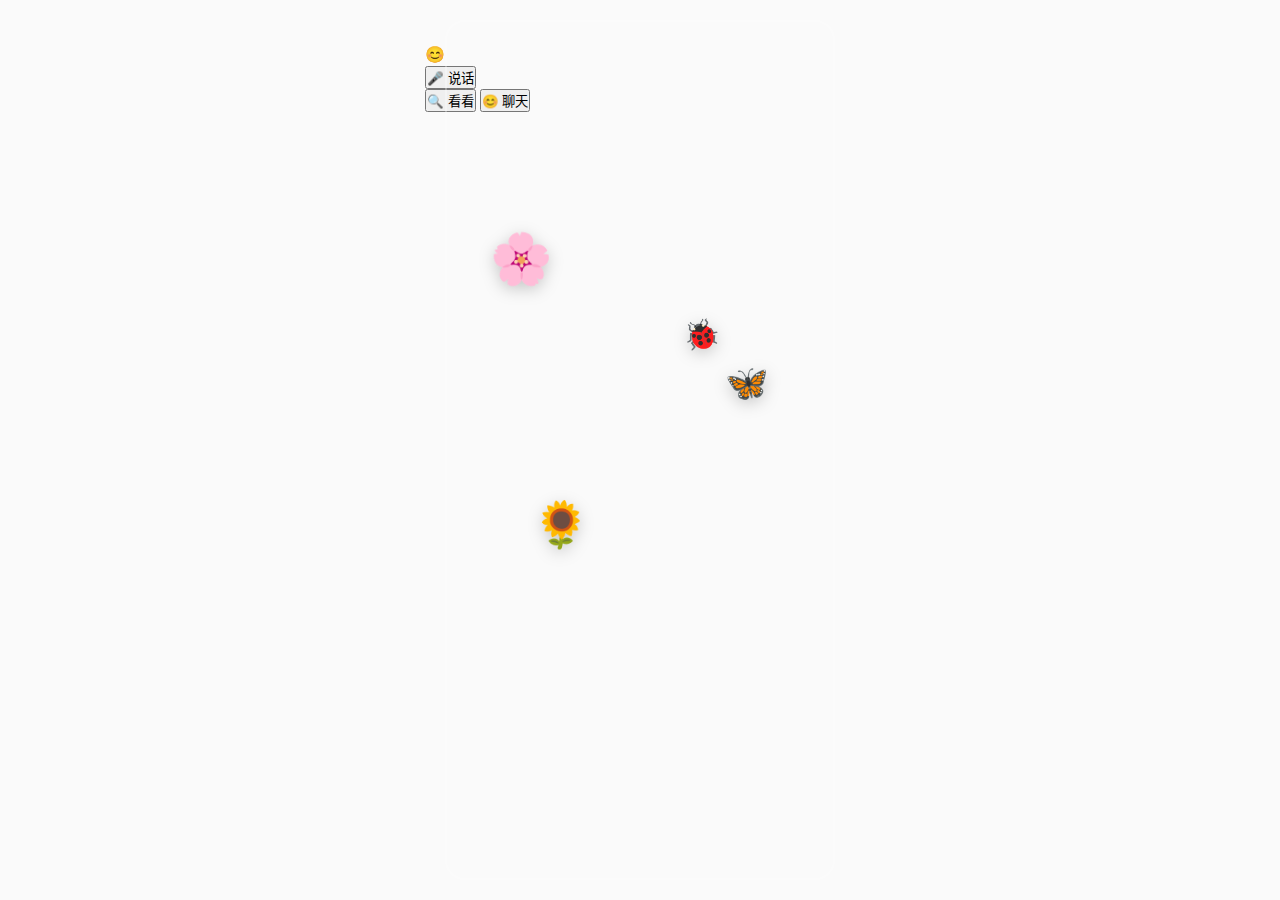
<file: prototype/explore.html>
<!DOCTYPE html>
<html lang="zh-CN">
<head>
  <meta charset="UTF-8">
  <meta name="viewport" content="width=device-width, initial-scale=1.0, maximum-scale=1.0, user-scalable=no, viewport-fit=cover">
  <meta name="apple-mobile-web-app-capable" content="yes">
  <meta name="apple-mobile-web-app-status-bar-style" content="black-translucent">
  <title>MiniExplorer - 探索模式</title>
  <link rel="stylesheet" href="styles.css">
  <style>
    /* 探索模式特定样式 */

    /* 相机区域模拟真实相机画面 */
    .camera-preview-fullscreen {
      background:
        url('data:image/svg+xml,<svg xmlns="http://www.w3.org/2000/svg" viewBox="0 0 100 100"><defs><linearGradient id="sky" x1="0%" y1="0%" x2="0%" y2="100%"><stop offset="0%" style="stop-color:%2387CEEB"/><stop offset="60%" style="stop-color:%23E0F4FF"/><stop offset="100%" style="stop-color:%2398D8AA"/></linearGradient></defs><rect fill="url(%23sky)" width="100" height="100"/></svg>'),
        linear-gradient(180deg, #87CEEB 0%, #E0F4FF 60%, #98D8AA 100%);
      background-size: cover;
    }

    /* 模拟相机取景框效果 */
    .camera-frame {
      position: absolute;
      top: 0;
      left: 0;
      right: 0;
      bottom: 0;
      pointer-events: none;
    }

    .camera-frame::before {
      content: '';
      position: absolute;
      top: 20px;
      left: 20px;
      right: 20px;
      bottom: 20px;
      border: 2px solid rgba(255, 255, 255, 0.3);
      border-radius: 20px;
    }

    /* 对焦动画 */
    .focus-indicator {
      position: absolute;
      width: 80px;
      height: 80px;
      border: 2px solid rgba(255, 255, 255, 0.8);
      border-radius: 8px;
      opacity: 0;
      pointer-events: none;
      transition: opacity 0.2s;
    }

    .focus-indicator.active {
      opacity: 1;
      animation: focus-pulse 0.8s ease-out;
    }

    @keyframes focus-pulse {
      0% {
        transform: scale(1.3);
        opacity: 0;
      }
      30% {
        opacity: 1;
      }
      100% {
        transform: scale(1);
        opacity: 0;
      }
    }

    /* 探索提示气泡 */
    .explore-hint {
      position: absolute;
      top: 80px;
      left: 50%;
      transform: translateX(-50%);
      padding: 12px 20px;
      background: rgba(255, 255, 255, 0.95);
      border-radius: 20px;
      box-shadow: 0 4px 20px rgba(0, 0, 0, 0.1);
      font-size: 14px;
      font-weight: 600;
      color: var(--color-text);
      opacity: 0;
      animation: hint-appear 0.5s ease 1s forwards;
      z-index: 15;
    }

    .explore-hint::after {
      content: '';
      position: absolute;
      bottom: -8px;
      left: 50%;
      transform: translateX(-50%);
      width: 0;
      height: 0;
      border-left: 10px solid transparent;
      border-right: 10px solid transparent;
      border-top: 10px solid rgba(255, 255, 255, 0.95);
    }

    @keyframes hint-appear {
      0% {
        opacity: 0;
        transform: translateX(-50%) translateY(-10px);
      }
      100% {
        opacity: 1;
        transform: translateX(-50%) translateY(0);
      }
    }

    /* 模拟场景中的物体 */
    .scene-objects {
      position: absolute;
      top: 0;
      left: 0;
      right: 0;
      bottom: 0;
      pointer-events: none;
      overflow: hidden;
    }

    .scene-object {
      position: absolute;
      font-size: 40px;
      filter: drop-shadow(0 4px 8px rgba(0, 0, 0, 0.2));
      animation: float 4s ease-in-out infinite;
    }

    .scene-object:nth-child(1) {
      top: 25%;
      left: 15%;
      font-size: 50px;
      animation-delay: 0s;
    }

    .scene-object:nth-child(2) {
      top: 40%;
      right: 20%;
      font-size: 35px;
      animation-delay: 1s;
    }

    .scene-object:nth-child(3) {
      top: 55%;
      left: 25%;
      font-size: 45px;
      animation-delay: 2s;
    }

    .scene-object:nth-child(4) {
      top: 35%;
      left: 60%;
      font-size: 30px;
      animation-delay: 0.5s;
    }

    @keyframes float {
      0%, 100% {
        transform: translateY(0) rotate(0deg);
      }
      25% {
        transform: translateY(-8px) rotate(3deg);
      }
      75% {
        transform: translateY(5px) rotate(-3deg);
      }
    }

    /* 声波动画（对话中） */
    .sound-waves {
      position: absolute;
      top: 50%;
      left: 50%;
      transform: translate(-50%, -50%);
      pointer-events: none;
      opacity: 0;
      transition: opacity 0.3s;
    }

    .sound-waves.active {
      opacity: 1;
    }

    .sound-wave {
      position: absolute;
      top: 50%;
      left: 50%;
      transform: translate(-50%, -50%);
      width: 60px;
      height: 60px;
      border: 3px solid var(--color-success);
      border-radius: 50%;
      opacity: 0;
    }

    .sound-waves.active .sound-wave {
      animation: wave-expand 2s ease-out infinite;
    }

    .sound-wave:nth-child(2) {
      animation-delay: 0.4s;
    }

    .sound-wave:nth-child(3) {
      animation-delay: 0.8s;
    }

    @keyframes wave-expand {
      0% {
        width: 60px;
        height: 60px;
        opacity: 0.6;
      }
      100% {
        width: 150px;
        height: 150px;
        opacity: 0;
      }
    }
  </style>
</head>
<body>
  <div class="app-container">
    <!-- 安全区域顶部 -->
    <div class="safe-area-top"></div>

    <!-- 相机预览区域 -->
    <div class="camera-area">
      <div class="camera-preview-fullscreen">
        <!-- 模拟相机画面中的物体 -->
        <div class="scene-objects">
          <span class="scene-object">🌸</span>
          <span class="scene-object">🦋</span>
          <span class="scene-object">🌻</span>
          <span class="scene-object">🐞</span>
        </div>

        <!-- 相机取景框 -->
        <div class="camera-frame"></div>

        <!-- 对焦指示器 -->
        <div class="focus-indicator" id="focusIndicator"></div>

        <!-- 探索提示 -->
        <div class="explore-hint" id="exploreHint">
          👀 点一点想看的东西
        </div>
      </div>

      <!-- AI 小球悬浮 -->
      <div class="ai-avatar ai-avatar-floating">
        <div class="ai-bubble happy" id="aiBubble">
          <span class="ai-face" id="aiFace">😊</span>
        </div>
        <!-- 声波动画 -->
        <div class="sound-waves" id="soundWaves">
          <div class="sound-wave"></div>
          <div class="sound-wave"></div>
          <div class="sound-wave"></div>
        </div>
      </div>
    </div>

    <!-- 底部控制区 -->
    <div class="control-area">
      <!-- 主按钮 -->
      <button class="main-button idle" id="mainButton" onclick="handleMainButtonClick()">
        <span class="main-button-icon" id="buttonIcon">🎤</span>
        <span id="buttonText">说话</span>
        <div class="ripple-container" id="rippleContainer"></div>
      </button>

      <!-- Tab 栏 -->
      <div class="tab-bar">
        <button class="tab-item active" onclick="switchTab('explore')">
          <span class="tab-icon">🔍</span>
          <span class="tab-label">看看</span>
        </button>
        <button class="tab-item inactive" onclick="switchTab('companion')">
          <span class="tab-icon">😊</span>
          <span class="tab-label">聊天</span>
        </button>
      </div>
    </div>

    <!-- 安全区域底部 -->
    <div class="safe-area-bottom"></div>

    <!-- 拍照闪光 -->
    <div class="flash-overlay" id="flashOverlay"></div>
  </div>

  <script>
    // 状态管理
    const State = {
      IDLE: 'idle',           // 空闲 - 说话
      LISTENING: 'listening', // 对话中 - 听着呢
      SPEAKING: 'speaking',   // AI回复 - 等等我
      ENDING: 'ending'        // 结束 - 拜拜
    };

    let currentState = State.IDLE;
    let conversationActive = false;
    let longPressTimer = null;

    // 元素引用
    const mainButton = document.getElementById('mainButton');
    const buttonIcon = document.getElementById('buttonIcon');
    const buttonText = document.getElementById('buttonText');
    const aiBubble = document.getElementById('aiBubble');
    const aiFace = document.getElementById('aiFace');
    const flashOverlay = document.getElementById('flashOverlay');
    const soundWaves = document.getElementById('soundWaves');
    const rippleContainer = document.getElementById('rippleContainer');
    const exploreHint = document.getElementById('exploreHint');
    const focusIndicator = document.getElementById('focusIndicator');

    // 状态配置
    const stateConfig = {
      [State.IDLE]: {
        icon: '🎤',
        text: '说话',
        buttonClass: 'idle',
        face: '😊',
        bubbleClass: 'happy'
      },
      [State.LISTENING]: {
        icon: '🎵',
        text: '听着呢',
        buttonClass: 'listening',
        face: '😮',
        bubbleClass: 'listening'
      },
      [State.SPEAKING]: {
        icon: '😊',
        text: '等等我',
        buttonClass: 'speaking',
        face: '🥰',
        bubbleClass: 'speaking'
      },
      [State.ENDING]: {
        icon: '👋',
        text: '拜拜',
        buttonClass: 'ending',
        face: '😴',
        bubbleClass: 'sleep'
      }
    };

    // 更新UI状态
    function updateState(newState) {
      currentState = newState;
      const config = stateConfig[newState];

      // 更新按钮
      mainButton.className = `main-button ${config.buttonClass}`;
      buttonIcon.textContent = config.icon;
      buttonText.textContent = config.text;

      // 更新AI形象
      aiBubble.className = `ai-bubble ${config.bubbleClass}`;
      aiFace.textContent = config.face;

      // 声波动画
      soundWaves.classList.toggle('active', newState === State.LISTENING);

      // 触觉反馈模拟
      vibrate(newState);
    }

    // 触觉反馈模拟
    function vibrate(state) {
      if ('vibrate' in navigator) {
        switch (state) {
          case State.LISTENING:
            navigator.vibrate(50);
            break;
          case State.SPEAKING:
            navigator.vibrate([20, 30, 20]);
            break;
          case State.ENDING:
            navigator.vibrate(30);
            break;
        }
      }
    }

    // 主按钮点击处理
    function handleMainButtonClick() {
      createRipple(event);

      if (!conversationActive) {
        // 开始对话
        startConversation();
      } else if (currentState === State.ENDING) {
        // 确认结束
        endConversation();
      } else {
        // 切换到结束状态
        updateState(State.ENDING);
      }
    }

    // 开始对话
    function startConversation() {
      conversationActive = true;

      // 隐藏提示
      exploreHint.style.opacity = '0';

      // 拍照闪光效果
      flashOverlay.classList.add('active');
      setTimeout(() => flashOverlay.classList.remove('active'), 200);

      // 切换到聆听状态
      setTimeout(() => {
        updateState(State.LISTENING);

        // 模拟AI回复（演示用）
        setTimeout(() => {
          updateState(State.SPEAKING);

          // 模拟回复结束
          setTimeout(() => {
            updateState(State.LISTENING);
          }, 3000);
        }, 4000);
      }, 300);
    }

    // 结束对话
    function endConversation() {
      conversationActive = false;
      updateState(State.IDLE);

      // 重新显示提示
      setTimeout(() => {
        exploreHint.style.opacity = '1';
      }, 1000);
    }

    // 波纹效果
    function createRipple(e) {
      const rect = mainButton.getBoundingClientRect();
      const x = e.clientX - rect.left;
      const y = e.clientY - rect.top;

      const ripple = document.createElement('div');
      ripple.className = 'ripple';
      ripple.style.left = x + 'px';
      ripple.style.top = y + 'px';

      rippleContainer.appendChild(ripple);

      setTimeout(() => ripple.remove(), 600);
    }

    // 切换Tab
    function switchTab(tab) {
      if (tab === 'companion') {
        window.location.href = 'companion.html';
      }
    }

    // 相机区域点击（对焦效果）
    document.querySelector('.camera-preview-fullscreen').addEventListener('click', (e) => {
      const rect = e.currentTarget.getBoundingClientRect();
      const x = e.clientX - rect.left - 40;
      const y = e.clientY - rect.top - 40;

      focusIndicator.style.left = x + 'px';
      focusIndicator.style.top = y + 'px';
      focusIndicator.classList.remove('active');

      // 触发重绘
      void focusIndicator.offsetWidth;

      focusIndicator.classList.add('active');

      // 震动反馈
      if ('vibrate' in navigator) {
        navigator.vibrate(10);
      }
    });

    // 长按检测（用于结束对话）
    mainButton.addEventListener('touchstart', () => {
      if (conversationActive && currentState !== State.ENDING) {
        longPressTimer = setTimeout(() => {
          updateState(State.ENDING);
        }, 800);
      }
    });

    mainButton.addEventListener('touchend', () => {
      clearTimeout(longPressTimer);
    });

    mainButton.addEventListener('touchcancel', () => {
      clearTimeout(longPressTimer);
    });

    // 初始化
    document.addEventListener('DOMContentLoaded', () => {
      updateState(State.IDLE);
    });
  </script>
</body>
</html>
</file>
<file: h5/css/style.css>
/*
 * MiniExplorer UI Prototype
 * 小探探 - 简洁有质感的儿童 AI 伙伴
 */

/* ==================== 字体 ==================== */
@import url('https://fonts.googleapis.com/css2?family=Nunito:wght@500;600;700&display=swap');

/* ==================== CSS 变量 ==================== */
:root {
  /* 配色 - 简洁有质感 */
  --color-bg: #FAFAFA;
  --color-bg-warm: #F5F5F5;
  --color-surface: #FFFFFF;

  --color-primary: #4A90D9;       /* 沉稳蓝 */
  --color-primary-light: #6BA3E3;
  --color-primary-dark: #3A7BC8;

  --color-secondary: #5BBFBA;     /* 清新青 */
  --color-secondary-light: #7FCFCB;
  --color-secondary-dark: #4AADA8;

  --color-accent: #F5A962;        /* 温暖橙 */
  --color-accent-light: #F7BB7F;
  --color-accent-dark: #E89545;

  --color-text: #2C3E50;
  --color-text-secondary: #7F8C9A;
  --color-text-light: #A0AEC0;

  --color-border: #E8ECF0;
  --color-divider: #F0F2F5;

  /* AI 形象渐变 */
  --ai-gradient: linear-gradient(145deg, #6BA3E3 0%, #5BBFBA 50%, #7FCFCB 100%);
  --ai-gradient-speaking: linear-gradient(145deg, #F5A962 0%, #F7BB7F 100%);
  --ai-gradient-listening: linear-gradient(145deg, #5BBFBA 0%, #4AADA8 100%);
  --ai-gradient-idle: linear-gradient(145deg, #E8ECF0 0%, #D0D7DE 100%);

  /* 尺寸 */
  --spacing-xs: 4px;
  --spacing-sm: 8px;
  --spacing-md: 16px;
  --spacing-lg: 24px;
  --spacing-xl: 32px;
  --spacing-2xl: 48px;

  --radius-sm: 8px;
  --radius-md: 12px;
  --radius-lg: 16px;
  --radius-xl: 24px;
  --radius-full: 9999px;

  /* 阴影 - 精致 */
  --shadow-sm: 0 1px 3px rgba(0, 0, 0, 0.04), 0 1px 2px rgba(0, 0, 0, 0.06);
  --shadow-md: 0 4px 12px rgba(0, 0, 0, 0.05), 0 2px 4px rgba(0, 0, 0, 0.04);
  --shadow-lg: 0 8px 24px rgba(0, 0, 0, 0.06), 0 4px 8px rgba(0, 0, 0, 0.04);
  --shadow-xl: 0 16px 48px rgba(0, 0, 0, 0.08), 0 8px 16px rgba(0, 0, 0, 0.04);

  --shadow-glow-primary: 0 0 32px rgba(74, 144, 217, 0.25);
  --shadow-glow-secondary: 0 0 32px rgba(91, 191, 186, 0.25);
  --shadow-glow-accent: 0 0 32px rgba(245, 169, 98, 0.25);

  /* 动画 */
  --duration-fast: 0.15s;
  --duration-normal: 0.25s;
  --duration-slow: 0.4s;
  --ease-out: cubic-bezier(0.25, 0.46, 0.45, 0.94);
  --ease-spring: cubic-bezier(0.34, 1.56, 0.64, 1);
}

/* ==================== 基础重置 ==================== */
* {
  margin: 0;
  padding: 0;
  box-sizing: border-box;
  -webkit-tap-highlight-color: transparent;
}

html, body {
  height: 100%;
  width: 100%;
  overflow: hidden;
}

body {
  font-family: 'Nunito', -apple-system, BlinkMacSystemFont, 'PingFang SC', sans-serif;
  font-weight: 500;
  background: var(--color-bg);
  color: var(--color-text);
  user-select: none;
  -webkit-user-select: none;
  -webkit-font-smoothing: antialiased;
}

/* ==================== 布局容器 ==================== */
.app-container {
  display: flex;
  flex-direction: column;
  height: 100%;
  width: 100%;
  max-width: 430px;
  margin: 0 auto;
  position: relative;
  overflow: hidden;
  background: var(--color-bg);
}

.safe-area-top {
  height: env(safe-area-inset-top, 44px);
  min-height: 44px;
}

.safe-area-bottom {
  height: env(safe-area-inset-bottom, 34px);
  min-height: 20px;
}

/* ==================== 主界面 ==================== */
.home-screen {
  flex: 1;
  display: flex;
  flex-direction: column;
  padding: var(--spacing-lg);
}

.home-header {
  padding: var(--spacing-md) 0;
}

.app-title {
  font-size: 18px;
  font-weight: 700;
  color: var(--color-text-secondary);
  letter-spacing: 0.5px;
}

/* AI 形象 - 主界面 */
.home-avatar {
  flex: 1;
  display: flex;
  flex-direction: column;
  align-items: center;
  justify-content: center;
  gap: var(--spacing-lg);
}

.avatar-glow {
  position: absolute;
  width: 200px;
  height: 200px;
  background: var(--ai-gradient);
  border-radius: 50%;
  filter: blur(60px);
  opacity: 0.3;
}

.avatar-sphere {
  position: relative;
  width: 140px;
  height: 140px;
  background: var(--ai-gradient);
  border-radius: 50%;
  display: flex;
  align-items: center;
  justify-content: center;
  box-shadow:
    var(--shadow-xl),
    var(--shadow-glow-primary),
    inset 0 -8px 20px rgba(0, 0, 0, 0.1),
    inset 0 8px 20px rgba(255, 255, 255, 0.3);
  animation: float 4s ease-in-out infinite;
}

.avatar-sphere::before {
  content: '';
  position: absolute;
  top: 15%;
  left: 20%;
  width: 25%;
  height: 18%;
  background: radial-gradient(ellipse, rgba(255, 255, 255, 0.7) 0%, transparent 70%);
  border-radius: 50%;
}

.avatar-face {
  font-size: 56px;
  filter: drop-shadow(0 2px 4px rgba(0, 0, 0, 0.1));
}

.avatar-greeting {
  font-size: 20px;
  font-weight: 600;
  color: var(--color-text);
  opacity: 0;
  animation: fadeInUp 0.6s var(--ease-out) 0.3s forwards;
}

/* 功能入口卡片 */
.home-actions {
  display: flex;
  flex-direction: column;
  gap: var(--spacing-md);
  padding-bottom: var(--spacing-lg);
}

.action-card {
  display: flex;
  align-items: center;
  gap: var(--spacing-lg);
  padding: var(--spacing-xl) var(--spacing-lg);
  background: var(--color-surface);
  border: 1px solid var(--color-border);
  border-radius: var(--radius-xl);
  cursor: pointer;
  transition: all var(--duration-normal) var(--ease-out);
  box-shadow: var(--shadow-sm);
}

.action-card:active {
  transform: scale(0.98);
  box-shadow: var(--shadow-md);
}

.action-icon {
  width: 48px;
  height: 48px;
  background: var(--color-bg);
  border-radius: var(--radius-lg);
  display: flex;
  align-items: center;
  justify-content: center;
  flex-shrink: 0;
}

.action-icon svg {
  width: 24px;
  height: 24px;
  color: var(--color-primary);
}

.action-card:nth-child(2) .action-icon svg {
  color: var(--color-secondary);
}

.action-label {
  font-size: 18px;
  font-weight: 600;
  color: var(--color-text);
}

/* ==================== 功能界面通用 ==================== */
.function-screen {
  flex: 1;
  display: flex;
  flex-direction: column;
  position: relative;
}

/* 顶部导航 */
.nav-bar {
  display: flex;
  align-items: center;
  padding: var(--spacing-md) var(--spacing-lg);
  background: transparent;
  position: absolute;
  top: 0;
  left: 0;
  right: 0;
  z-index: 100;
}

.nav-back {
  width: 40px;
  height: 40px;
  background: rgba(255, 255, 255, 0.9);
  backdrop-filter: blur(10px);
  border: none;
  border-radius: var(--radius-full);
  display: flex;
  align-items: center;
  justify-content: center;
  cursor: pointer;
  box-shadow: var(--shadow-md);
  transition: all var(--duration-fast) var(--ease-out);
}

.nav-back:active {
  transform: scale(0.95);
}

.nav-back svg {
  width: 20px;
  height: 20px;
  color: var(--color-text);
}

/* 主内容区 */
.main-area {
  flex: 1;
  display: flex;
  flex-direction: column;
  align-items: center;
  justify-content: center;
  position: relative;
}

/* ==================== 探索模式 ==================== */
.camera-fullscreen {
  position: absolute;
  top: 0;
  left: 0;
  right: 0;
  bottom: 0;
  background: linear-gradient(180deg, #1a1a2e 0%, #16213e 50%, #0f3460 100%);
}

.camera-viewfinder {
  position: absolute;
  top: 50%;
  left: 50%;
  transform: translate(-50%, -50%);
  width: 80%;
  max-width: 300px;
  aspect-ratio: 1;
  border: 2px solid rgba(255, 255, 255, 0.2);
  border-radius: var(--radius-lg);
}

.camera-corner {
  position: absolute;
  width: 20px;
  height: 20px;
  border: 3px solid rgba(255, 255, 255, 0.6);
}

.camera-corner.tl { top: -2px; left: -2px; border-right: none; border-bottom: none; border-radius: 4px 0 0 0; }
.camera-corner.tr { top: -2px; right: -2px; border-left: none; border-bottom: none; border-radius: 0 4px 0 0; }
.camera-corner.bl { bottom: -2px; left: -2px; border-right: none; border-top: none; border-radius: 0 0 0 4px; }
.camera-corner.br { bottom: -2px; right: -2px; border-left: none; border-top: none; border-radius: 0 0 4px 0; }

/* 探索模式 AI 指示器 */
.ai-indicator {
  position: absolute;
  bottom: 180px;
  left: 50%;
  transform: translateX(-50%);
  display: flex;
  flex-direction: column;
  align-items: center;
  gap: var(--spacing-sm);
}

.ai-indicator-dot {
  width: 56px;
  height: 56px;
  background: var(--ai-gradient);
  border-radius: 50%;
  display: flex;
  align-items: center;
  justify-content: center;
  box-shadow: var(--shadow-lg), var(--shadow-glow-primary);
  animation: float 3s ease-in-out infinite;
}

.ai-indicator-dot .avatar-face {
  font-size: 28px;
}

.ai-indicator-text {
  font-size: 13px;
  font-weight: 600;
  color: rgba(255, 255, 255, 0.7);
  background: rgba(0, 0, 0, 0.3);
  padding: var(--spacing-xs) var(--spacing-md);
  border-radius: var(--radius-full);
  backdrop-filter: blur(10px);
}

/* ==================== 陪伴模式 ==================== */
.companion-bg {
  position: absolute;
  top: 0;
  left: 0;
  right: 0;
  bottom: 0;
  background:
    radial-gradient(ellipse at 30% 20%, rgba(91, 191, 186, 0.08) 0%, transparent 50%),
    radial-gradient(ellipse at 70% 80%, rgba(74, 144, 217, 0.08) 0%, transparent 50%),
    var(--color-bg);
}

.companion-avatar {
  position: relative;
  display: flex;
  flex-direction: column;
  align-items: center;
  gap: var(--spacing-lg);
}

.companion-sphere {
  position: relative;
  width: 160px;
  height: 160px;
  background: var(--ai-gradient);
  border-radius: 50%;
  display: flex;
  align-items: center;
  justify-content: center;
  box-shadow:
    var(--shadow-xl),
    var(--shadow-glow-secondary),
    inset 0 -10px 25px rgba(0, 0, 0, 0.1),
    inset 0 10px 25px rgba(255, 255, 255, 0.3);
  animation: float 4s ease-in-out infinite;
  transition: all var(--duration-normal) var(--ease-out);
}

.companion-sphere::before {
  content: '';
  position: absolute;
  top: 12%;
  left: 18%;
  width: 28%;
  height: 20%;
  background: radial-gradient(ellipse, rgba(255, 255, 255, 0.6) 0%, transparent 70%);
  border-radius: 50%;
}

.companion-sphere .avatar-face {
  font-size: 64px;
}

.companion-status {
  font-size: 15px;
  font-weight: 600;
  color: var(--color-text-secondary);
}

/* 前置摄像头预览 */
.camera-pip {
  position: absolute;
  top: calc(env(safe-area-inset-top, 44px) + 60px);
  right: var(--spacing-lg);
  width: 80px;
  height: 110px;
  background: linear-gradient(180deg, #2C3E50 0%, #34495E 100%);
  border-radius: var(--radius-md);
  box-shadow: var(--shadow-lg);
  border: 2px solid var(--color-surface);
  display: flex;
  align-items: center;
  justify-content: center;
  overflow: hidden;
}

.camera-pip-placeholder {
  font-size: 28px;
  opacity: 0.5;
}

/* ==================== 底部控制区 ==================== */
.control-bar {
  padding: var(--spacing-xl) var(--spacing-lg);
  padding-bottom: var(--spacing-lg);
  background: var(--color-surface);
  border-radius: var(--radius-xl) var(--radius-xl) 0 0;
  box-shadow: 0 -4px 20px rgba(0, 0, 0, 0.04);
  position: relative;
  z-index: 50;
}

/* 主按钮 */
.main-btn {
  display: flex;
  align-items: center;
  justify-content: center;
  gap: var(--spacing-sm);
  width: 100%;
  padding: var(--spacing-lg) var(--spacing-xl);
  border: none;
  border-radius: var(--radius-full);
  font-family: inherit;
  font-size: 18px;
  font-weight: 600;
  cursor: pointer;
  transition: all var(--duration-normal) var(--ease-out);
  position: relative;
  overflow: hidden;
}

.main-btn-icon {
  font-size: 22px;
}

/* 按钮状态 */
.main-btn.idle {
  background: var(--color-primary);
  color: white;
  box-shadow: var(--shadow-md), var(--shadow-glow-primary);
}

.main-btn.idle:active {
  transform: scale(0.98);
  box-shadow: var(--shadow-lg), var(--shadow-glow-primary);
}

.main-btn.listening {
  background: var(--color-secondary);
  color: white;
  box-shadow: var(--shadow-md), var(--shadow-glow-secondary);
  animation: pulse-subtle 2s ease-in-out infinite;
}

.main-btn.speaking {
  background: var(--color-accent);
  color: white;
  box-shadow: var(--shadow-md), var(--shadow-glow-accent);
}

.main-btn.ending {
  background: var(--color-text-light);
  color: white;
  box-shadow: var(--shadow-sm);
}

/* ==================== 动画 ==================== */
@keyframes float {
  0%, 100% {
    transform: translateY(0);
  }
  50% {
    transform: translateY(-8px);
  }
}

@keyframes fadeInUp {
  from {
    opacity: 0;
    transform: translateY(10px);
  }
  to {
    opacity: 1;
    transform: translateY(0);
  }
}

@keyframes pulse-subtle {
  0%, 100% {
    transform: scale(1);
  }
  50% {
    transform: scale(1.02);
  }
}

@keyframes speaking-pulse {
  0%, 100% {
    transform: scale(1);
  }
  50% {
    transform: scale(1.05);
  }
}

/* 声波动画 */
.sound-waves {
  position: absolute;
  top: 50%;
  left: 50%;
  transform: translate(-50%, -50%);
  pointer-events: none;
  opacity: 0;
  transition: opacity var(--duration-normal);
}

.sound-waves.active {
  opacity: 1;
}

.sound-wave {
  position: absolute;
  top: 50%;
  left: 50%;
  transform: translate(-50%, -50%);
  border: 2px solid var(--color-secondary);
  border-radius: 50%;
  opacity: 0;
}

.sound-waves.active .sound-wave {
  animation: wave-expand 2s ease-out infinite;
}

.sound-wave:nth-child(2) { animation-delay: 0.5s; }
.sound-wave:nth-child(3) { animation-delay: 1s; }

@keyframes wave-expand {
  0% {
    width: 160px;
    height: 160px;
    opacity: 0.4;
  }
  100% {
    width: 280px;
    height: 280px;
    opacity: 0;
  }
}

/* ==================== 状态样式 ==================== */
.companion-sphere.listening {
  background: var(--ai-gradient-listening);
  box-shadow: var(--shadow-xl), var(--shadow-glow-secondary);
}

.companion-sphere.speaking {
  background: var(--ai-gradient-speaking);
  box-shadow: var(--shadow-xl), var(--shadow-glow-accent);
  animation: speaking-pulse 0.5s ease-in-out infinite;
}

.ai-indicator-dot.listening {
  background: var(--ai-gradient-listening);
  box-shadow: var(--shadow-lg), var(--shadow-glow-secondary);
}

.ai-indicator-dot.speaking {
  background: var(--ai-gradient-speaking);
  box-shadow: var(--shadow-lg), var(--shadow-glow-accent);
  animation: speaking-pulse 0.5s ease-in-out infinite;
}

/* ==================== 拍照闪光 ==================== */
.flash-overlay {
  position: fixed;
  top: 0;
  left: 0;
  right: 0;
  bottom: 0;
  background: white;
  opacity: 0;
  pointer-events: none;
  z-index: 200;
}

.flash-overlay.active {
  animation: flash 0.2s linear;
}

@keyframes flash {
  0% { opacity: 0; }
  30% { opacity: 0.8; }
  100% { opacity: 0; }
}

/* ==================== 响应式 ==================== */
@media (max-height: 700px) {
  .avatar-sphere {
    width: 120px;
    height: 120px;
  }

  .avatar-face {
    font-size: 48px;
  }

  .companion-sphere {
    width: 140px;
    height: 140px;
  }

  .companion-sphere .avatar-face {
    font-size: 56px;
  }

  .action-card {
    padding: var(--spacing-lg) var(--spacing-md);
  }
}

/* 横屏提示 */
@media (orientation: landscape) and (max-height: 500px) {
  .app-container::after {
    content: '请旋转至竖屏使用';
    position: fixed;
    top: 0;
    left: 0;
    right: 0;
    bottom: 0;
    background: var(--color-bg);
    display: flex;
    align-items: center;
    justify-content: center;
    font-size: 16px;
    color: var(--color-text-secondary);
    z-index: 1000;
  }
}
</file>
<file: prototype/styles.css>
/*
 * MiniExplorer UI Prototype
 * 小探探 - 简洁有质感的儿童 AI 伙伴
 */

/* ==================== 字体 ==================== */
@import url('https://fonts.googleapis.com/css2?family=Nunito:wght@500;600;700&display=swap');

/* ==================== CSS 变量 ==================== */
:root {
  /* 配色 - 简洁有质感 */
  --color-bg: #FAFAFA;
  --color-bg-warm: #F5F5F5;
  --color-surface: #FFFFFF;

  --color-primary: #4A90D9;       /* 沉稳蓝 */
  --color-primary-light: #6BA3E3;
  --color-primary-dark: #3A7BC8;

  --color-secondary: #5BBFBA;     /* 清新青 */
  --color-secondary-light: #7FCFCB;
  --color-secondary-dark: #4AADA8;

  --color-accent: #F5A962;        /* 温暖橙 */
  --color-accent-light: #F7BB7F;
  --color-accent-dark: #E89545;

  --color-text: #2C3E50;
  --color-text-secondary: #7F8C9A;
  --color-text-light: #A0AEC0;

  --color-border: #E8ECF0;
  --color-divider: #F0F2F5;

  /* AI 形象渐变 */
  --ai-gradient: linear-gradient(145deg, #6BA3E3 0%, #5BBFBA 50%, #7FCFCB 100%);
  --ai-gradient-speaking: linear-gradient(145deg, #F5A962 0%, #F7BB7F 100%);
  --ai-gradient-listening: linear-gradient(145deg, #5BBFBA 0%, #4AADA8 100%);
  --ai-gradient-idle: linear-gradient(145deg, #E8ECF0 0%, #D0D7DE 100%);

  /* 尺寸 */
  --spacing-xs: 4px;
  --spacing-sm: 8px;
  --spacing-md: 16px;
  --spacing-lg: 24px;
  --spacing-xl: 32px;
  --spacing-2xl: 48px;

  --radius-sm: 8px;
  --radius-md: 12px;
  --radius-lg: 16px;
  --radius-xl: 24px;
  --radius-full: 9999px;

  /* 阴影 - 精致 */
  --shadow-sm: 0 1px 3px rgba(0, 0, 0, 0.04), 0 1px 2px rgba(0, 0, 0, 0.06);
  --shadow-md: 0 4px 12px rgba(0, 0, 0, 0.05), 0 2px 4px rgba(0, 0, 0, 0.04);
  --shadow-lg: 0 8px 24px rgba(0, 0, 0, 0.06), 0 4px 8px rgba(0, 0, 0, 0.04);
  --shadow-xl: 0 16px 48px rgba(0, 0, 0, 0.08), 0 8px 16px rgba(0, 0, 0, 0.04);

  --shadow-glow-primary: 0 0 32px rgba(74, 144, 217, 0.25);
  --shadow-glow-secondary: 0 0 32px rgba(91, 191, 186, 0.25);
  --shadow-glow-accent: 0 0 32px rgba(245, 169, 98, 0.25);

  /* 动画 */
  --duration-fast: 0.15s;
  --duration-normal: 0.25s;
  --duration-slow: 0.4s;
  --ease-out: cubic-bezier(0.25, 0.46, 0.45, 0.94);
  --ease-spring: cubic-bezier(0.34, 1.56, 0.64, 1);
}

/* ==================== 基础重置 ==================== */
* {
  margin: 0;
  padding: 0;
  box-sizing: border-box;
  -webkit-tap-highlight-color: transparent;
}

html, body {
  height: 100%;
  width: 100%;
  overflow: hidden;
}

body {
  font-family: 'Nunito', -apple-system, BlinkMacSystemFont, 'PingFang SC', sans-serif;
  font-weight: 500;
  background: var(--color-bg);
  color: var(--color-text);
  user-select: none;
  -webkit-user-select: none;
  -webkit-font-smoothing: antialiased;
}

/* ==================== 布局容器 ==================== */
.app-container {
  display: flex;
  flex-direction: column;
  height: 100%;
  width: 100%;
  max-width: 430px;
  margin: 0 auto;
  position: relative;
  overflow: hidden;
  background: var(--color-bg);
}

.safe-area-top {
  height: env(safe-area-inset-top, 44px);
  min-height: 44px;
}

.safe-area-bottom {
  height: env(safe-area-inset-bottom, 34px);
  min-height: 20px;
}

/* ==================== 主界面 ==================== */
.home-screen {
  flex: 1;
  display: flex;
  flex-direction: column;
  padding: var(--spacing-lg);
}

.home-header {
  padding: var(--spacing-md) 0;
}

.app-title {
  font-size: 18px;
  font-weight: 700;
  color: var(--color-text-secondary);
  letter-spacing: 0.5px;
}

/* AI 形象 - 主界面 */
.home-avatar {
  flex: 1;
  display: flex;
  flex-direction: column;
  align-items: center;
  justify-content: center;
  gap: var(--spacing-lg);
}

.avatar-glow {
  position: absolute;
  width: 200px;
  height: 200px;
  background: var(--ai-gradient);
  border-radius: 50%;
  filter: blur(60px);
  opacity: 0.3;
}

.avatar-sphere {
  position: relative;
  width: 140px;
  height: 140px;
  background: var(--ai-gradient);
  border-radius: 50%;
  display: flex;
  align-items: center;
  justify-content: center;
  box-shadow:
    var(--shadow-xl),
    var(--shadow-glow-primary),
    inset 0 -8px 20px rgba(0, 0, 0, 0.1),
    inset 0 8px 20px rgba(255, 255, 255, 0.3);
  animation: float 4s ease-in-out infinite;
}

.avatar-sphere::before {
  content: '';
  position: absolute;
  top: 15%;
  left: 20%;
  width: 25%;
  height: 18%;
  background: radial-gradient(ellipse, rgba(255, 255, 255, 0.7) 0%, transparent 70%);
  border-radius: 50%;
}

.avatar-face {
  font-size: 56px;
  filter: drop-shadow(0 2px 4px rgba(0, 0, 0, 0.1));
}

.avatar-greeting {
  font-size: 20px;
  font-weight: 600;
  color: var(--color-text);
  opacity: 0;
  animation: fadeInUp 0.6s var(--ease-out) 0.3s forwards;
}

/* 功能入口卡片 */
.home-actions {
  display: flex;
  flex-direction: column;
  gap: var(--spacing-md);
  padding-bottom: var(--spacing-lg);
}

.action-card {
  display: flex;
  align-items: center;
  gap: var(--spacing-lg);
  padding: var(--spacing-xl) var(--spacing-lg);
  background: var(--color-surface);
  border: 1px solid var(--color-border);
  border-radius: var(--radius-xl);
  cursor: pointer;
  transition: all var(--duration-normal) var(--ease-out);
  box-shadow: var(--shadow-sm);
}

.action-card:active {
  transform: scale(0.98);
  box-shadow: var(--shadow-md);
}

.action-icon {
  width: 48px;
  height: 48px;
  background: var(--color-bg);
  border-radius: var(--radius-lg);
  display: flex;
  align-items: center;
  justify-content: center;
  flex-shrink: 0;
}

.action-icon svg {
  width: 24px;
  height: 24px;
  color: var(--color-primary);
}

.action-card:nth-child(2) .action-icon svg {
  color: var(--color-secondary);
}

.action-label {
  font-size: 18px;
  font-weight: 600;
  color: var(--color-text);
}

/* ==================== 功能界面通用 ==================== */
.function-screen {
  flex: 1;
  display: flex;
  flex-direction: column;
  position: relative;
}

/* 顶部导航 */
.nav-bar {
  display: flex;
  align-items: center;
  padding: var(--spacing-md) var(--spacing-lg);
  background: transparent;
  position: absolute;
  top: 0;
  left: 0;
  right: 0;
  z-index: 100;
}

.nav-back {
  width: 40px;
  height: 40px;
  background: rgba(255, 255, 255, 0.9);
  backdrop-filter: blur(10px);
  border: none;
  border-radius: var(--radius-full);
  display: flex;
  align-items: center;
  justify-content: center;
  cursor: pointer;
  box-shadow: var(--shadow-md);
  transition: all var(--duration-fast) var(--ease-out);
}

.nav-back:active {
  transform: scale(0.95);
}

.nav-back svg {
  width: 20px;
  height: 20px;
  color: var(--color-text);
}

/* 主内容区 */
.main-area {
  flex: 1;
  display: flex;
  flex-direction: column;
  align-items: center;
  justify-content: center;
  position: relative;
}

/* ==================== 探索模式 ==================== */
.camera-fullscreen {
  position: absolute;
  top: 0;
  left: 0;
  right: 0;
  bottom: 0;
  background: linear-gradient(180deg, #1a1a2e 0%, #16213e 50%, #0f3460 100%);
}

.camera-viewfinder {
  position: absolute;
  top: 50%;
  left: 50%;
  transform: translate(-50%, -50%);
  width: 80%;
  max-width: 300px;
  aspect-ratio: 1;
  border: 2px solid rgba(255, 255, 255, 0.2);
  border-radius: var(--radius-lg);
}

.camera-corner {
  position: absolute;
  width: 20px;
  height: 20px;
  border: 3px solid rgba(255, 255, 255, 0.6);
}

.camera-corner.tl { top: -2px; left: -2px; border-right: none; border-bottom: none; border-radius: 4px 0 0 0; }
.camera-corner.tr { top: -2px; right: -2px; border-left: none; border-bottom: none; border-radius: 0 4px 0 0; }
.camera-corner.bl { bottom: -2px; left: -2px; border-right: none; border-top: none; border-radius: 0 0 0 4px; }
.camera-corner.br { bottom: -2px; right: -2px; border-left: none; border-top: none; border-radius: 0 0 4px 0; }

/* 探索模式 AI 指示器 */
.ai-indicator {
  position: absolute;
  bottom: 180px;
  left: 50%;
  transform: translateX(-50%);
  display: flex;
  flex-direction: column;
  align-items: center;
  gap: var(--spacing-sm);
}

.ai-indicator-dot {
  width: 56px;
  height: 56px;
  background: var(--ai-gradient);
  border-radius: 50%;
  display: flex;
  align-items: center;
  justify-content: center;
  box-shadow: var(--shadow-lg), var(--shadow-glow-primary);
  animation: float 3s ease-in-out infinite;
}

.ai-indicator-dot .avatar-face {
  font-size: 28px;
}

.ai-indicator-text {
  font-size: 13px;
  font-weight: 600;
  color: rgba(255, 255, 255, 0.7);
  background: rgba(0, 0, 0, 0.3);
  padding: var(--spacing-xs) var(--spacing-md);
  border-radius: var(--radius-full);
  backdrop-filter: blur(10px);
}

/* ==================== 陪伴模式 ==================== */
.companion-bg {
  position: absolute;
  top: 0;
  left: 0;
  right: 0;
  bottom: 0;
  background:
    radial-gradient(ellipse at 30% 20%, rgba(91, 191, 186, 0.08) 0%, transparent 50%),
    radial-gradient(ellipse at 70% 80%, rgba(74, 144, 217, 0.08) 0%, transparent 50%),
    var(--color-bg);
}

.companion-avatar {
  position: relative;
  display: flex;
  flex-direction: column;
  align-items: center;
  gap: var(--spacing-lg);
}

.companion-sphere {
  position: relative;
  width: 160px;
  height: 160px;
  background: var(--ai-gradient);
  border-radius: 50%;
  display: flex;
  align-items: center;
  justify-content: center;
  box-shadow:
    var(--shadow-xl),
    var(--shadow-glow-secondary),
    inset 0 -10px 25px rgba(0, 0, 0, 0.1),
    inset 0 10px 25px rgba(255, 255, 255, 0.3);
  animation: float 4s ease-in-out infinite;
  transition: all var(--duration-normal) var(--ease-out);
}

.companion-sphere::before {
  content: '';
  position: absolute;
  top: 12%;
  left: 18%;
  width: 28%;
  height: 20%;
  background: radial-gradient(ellipse, rgba(255, 255, 255, 0.6) 0%, transparent 70%);
  border-radius: 50%;
}

.companion-sphere .avatar-face {
  font-size: 64px;
}

.companion-status {
  font-size: 15px;
  font-weight: 600;
  color: var(--color-text-secondary);
}

/* 前置摄像头预览 */
.camera-pip {
  position: absolute;
  top: calc(env(safe-area-inset-top, 44px) + 60px);
  right: var(--spacing-lg);
  width: 80px;
  height: 110px;
  background: linear-gradient(180deg, #2C3E50 0%, #34495E 100%);
  border-radius: var(--radius-md);
  box-shadow: var(--shadow-lg);
  border: 2px solid var(--color-surface);
  display: flex;
  align-items: center;
  justify-content: center;
  overflow: hidden;
}

.camera-pip-placeholder {
  font-size: 28px;
  opacity: 0.5;
}

/* ==================== 底部控制区 ==================== */
.control-bar {
  padding: var(--spacing-xl) var(--spacing-lg);
  padding-bottom: var(--spacing-lg);
  background: var(--color-surface);
  border-radius: var(--radius-xl) var(--radius-xl) 0 0;
  box-shadow: 0 -4px 20px rgba(0, 0, 0, 0.04);
  position: relative;
  z-index: 50;
}

/* 主按钮 */
.main-btn {
  display: flex;
  align-items: center;
  justify-content: center;
  gap: var(--spacing-sm);
  width: 100%;
  padding: var(--spacing-lg) var(--spacing-xl);
  border: none;
  border-radius: var(--radius-full);
  font-family: inherit;
  font-size: 18px;
  font-weight: 600;
  cursor: pointer;
  transition: all var(--duration-normal) var(--ease-out);
  position: relative;
  overflow: hidden;
}

.main-btn-icon {
  font-size: 22px;
}

/* 按钮状态 */
.main-btn.idle {
  background: var(--color-primary);
  color: white;
  box-shadow: var(--shadow-md), var(--shadow-glow-primary);
}

.main-btn.idle:active {
  transform: scale(0.98);
  box-shadow: var(--shadow-lg), var(--shadow-glow-primary);
}

.main-btn.listening {
  background: var(--color-secondary);
  color: white;
  box-shadow: var(--shadow-md), var(--shadow-glow-secondary);
  animation: pulse-subtle 2s ease-in-out infinite;
}

.main-btn.speaking {
  background: var(--color-accent);
  color: white;
  box-shadow: var(--shadow-md), var(--shadow-glow-accent);
}

.main-btn.ending {
  background: var(--color-text-light);
  color: white;
  box-shadow: var(--shadow-sm);
}

/* ==================== 动画 ==================== */
@keyframes float {
  0%, 100% {
    transform: translateY(0);
  }
  50% {
    transform: translateY(-8px);
  }
}

@keyframes fadeInUp {
  from {
    opacity: 0;
    transform: translateY(10px);
  }
  to {
    opacity: 1;
    transform: translateY(0);
  }
}

@keyframes pulse-subtle {
  0%, 100% {
    transform: scale(1);
  }
  50% {
    transform: scale(1.02);
  }
}

@keyframes speaking-pulse {
  0%, 100% {
    transform: scale(1);
  }
  50% {
    transform: scale(1.05);
  }
}

/* 声波动画 */
.sound-waves {
  position: absolute;
  top: 50%;
  left: 50%;
  transform: translate(-50%, -50%);
  pointer-events: none;
  opacity: 0;
  transition: opacity var(--duration-normal);
}

.sound-waves.active {
  opacity: 1;
}

.sound-wave {
  position: absolute;
  top: 50%;
  left: 50%;
  transform: translate(-50%, -50%);
  border: 2px solid var(--color-secondary);
  border-radius: 50%;
  opacity: 0;
}

.sound-waves.active .sound-wave {
  animation: wave-expand 2s ease-out infinite;
}

.sound-wave:nth-child(2) { animation-delay: 0.5s; }
.sound-wave:nth-child(3) { animation-delay: 1s; }

@keyframes wave-expand {
  0% {
    width: 160px;
    height: 160px;
    opacity: 0.4;
  }
  100% {
    width: 280px;
    height: 280px;
    opacity: 0;
  }
}

/* ==================== 状态样式 ==================== */
.companion-sphere.listening {
  background: var(--ai-gradient-listening);
  box-shadow: var(--shadow-xl), var(--shadow-glow-secondary);
}

.companion-sphere.speaking {
  background: var(--ai-gradient-speaking);
  box-shadow: var(--shadow-xl), var(--shadow-glow-accent);
  animation: speaking-pulse 0.5s ease-in-out infinite;
}

.ai-indicator-dot.listening {
  background: var(--ai-gradient-listening);
  box-shadow: var(--shadow-lg), var(--shadow-glow-secondary);
}

.ai-indicator-dot.speaking {
  background: var(--ai-gradient-speaking);
  box-shadow: var(--shadow-lg), var(--shadow-glow-accent);
  animation: speaking-pulse 0.5s ease-in-out infinite;
}

/* ==================== 拍照闪光 ==================== */
.flash-overlay {
  position: fixed;
  top: 0;
  left: 0;
  right: 0;
  bottom: 0;
  background: white;
  opacity: 0;
  pointer-events: none;
  z-index: 200;
}

.flash-overlay.active {
  animation: flash 0.2s linear;
}

@keyframes flash {
  0% { opacity: 0; }
  30% { opacity: 0.8; }
  100% { opacity: 0; }
}

/* ==================== 响应式 ==================== */
@media (max-height: 700px) {
  .avatar-sphere {
    width: 120px;
    height: 120px;
  }

  .avatar-face {
    font-size: 48px;
  }

  .companion-sphere {
    width: 140px;
    height: 140px;
  }

  .companion-sphere .avatar-face {
    font-size: 56px;
  }

  .action-card {
    padding: var(--spacing-lg) var(--spacing-md);
  }
}

/* 横屏提示 */
@media (orientation: landscape) and (max-height: 500px) {
  .app-container::after {
    content: '请旋转至竖屏使用';
    position: fixed;
    top: 0;
    left: 0;
    right: 0;
    bottom: 0;
    background: var(--color-bg);
    display: flex;
    align-items: center;
    justify-content: center;
    font-size: 16px;
    color: var(--color-text-secondary);
    z-index: 1000;
  }
}
</file>
